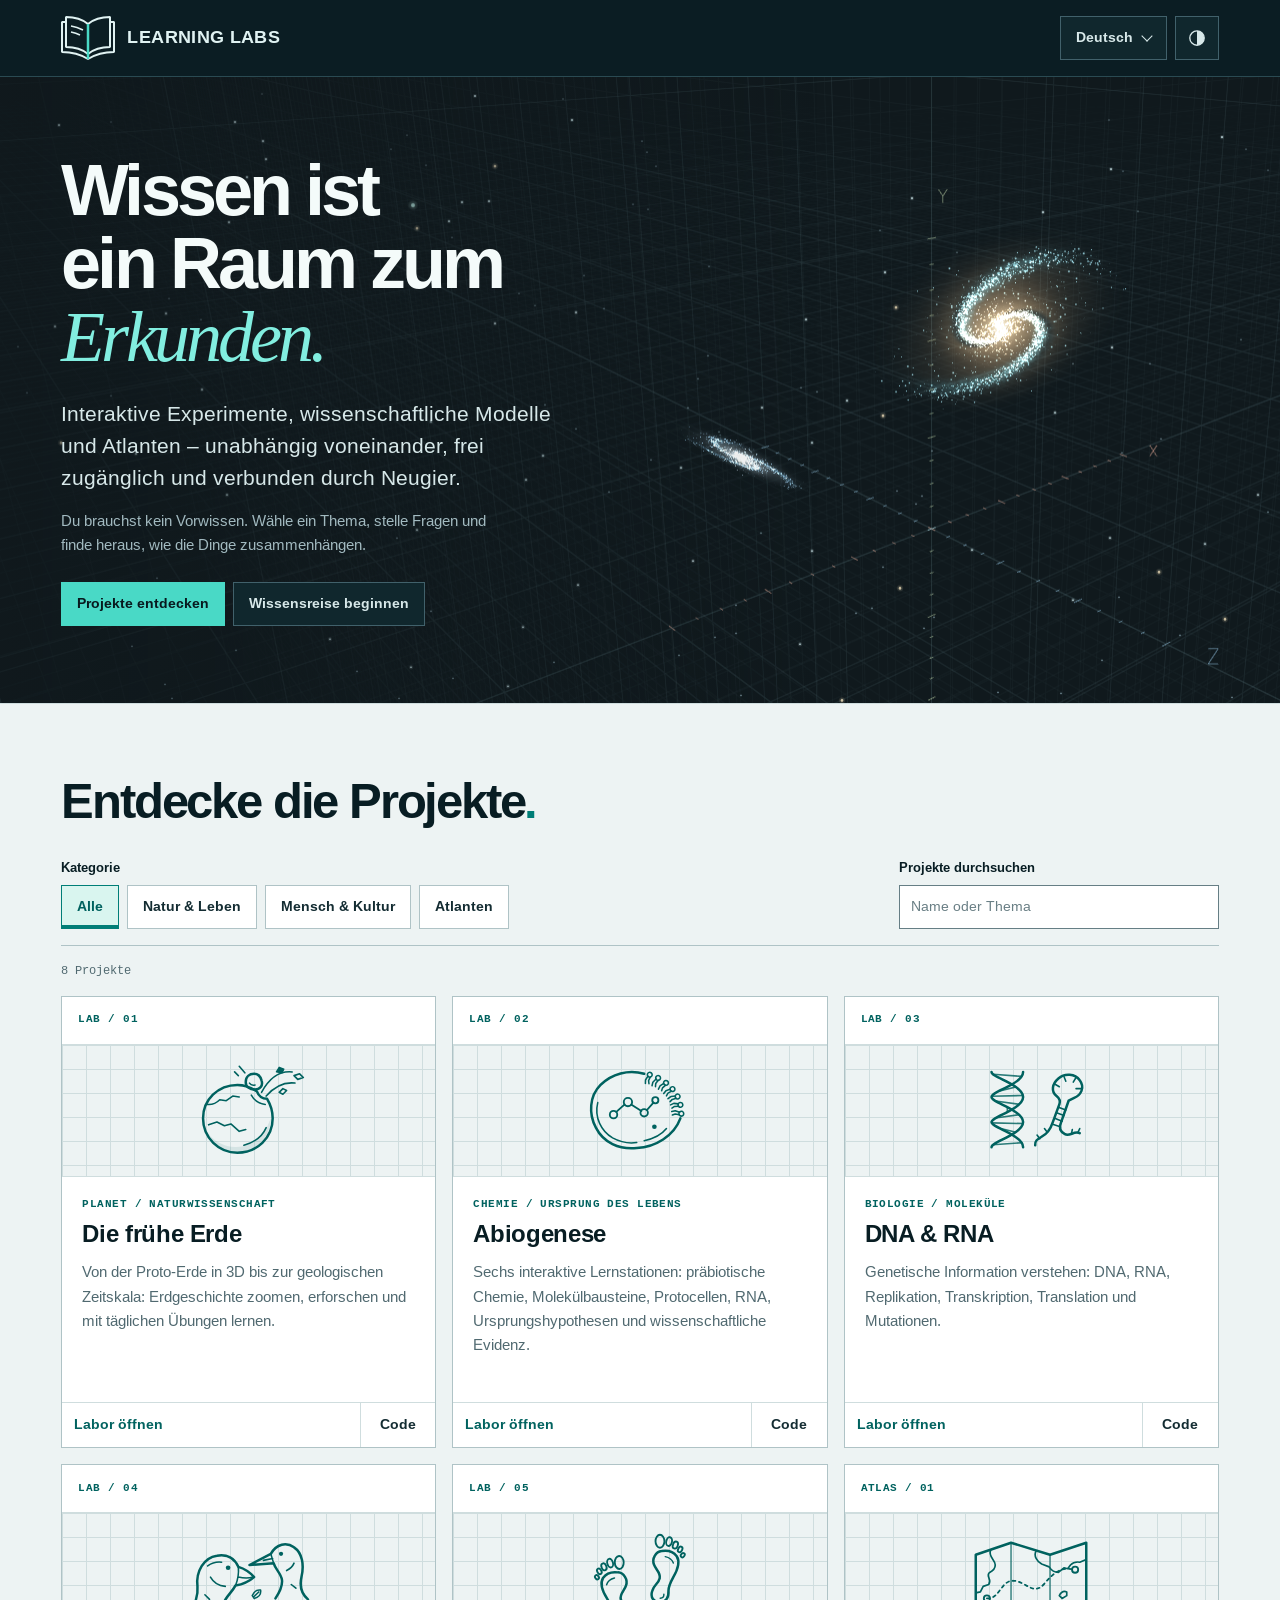
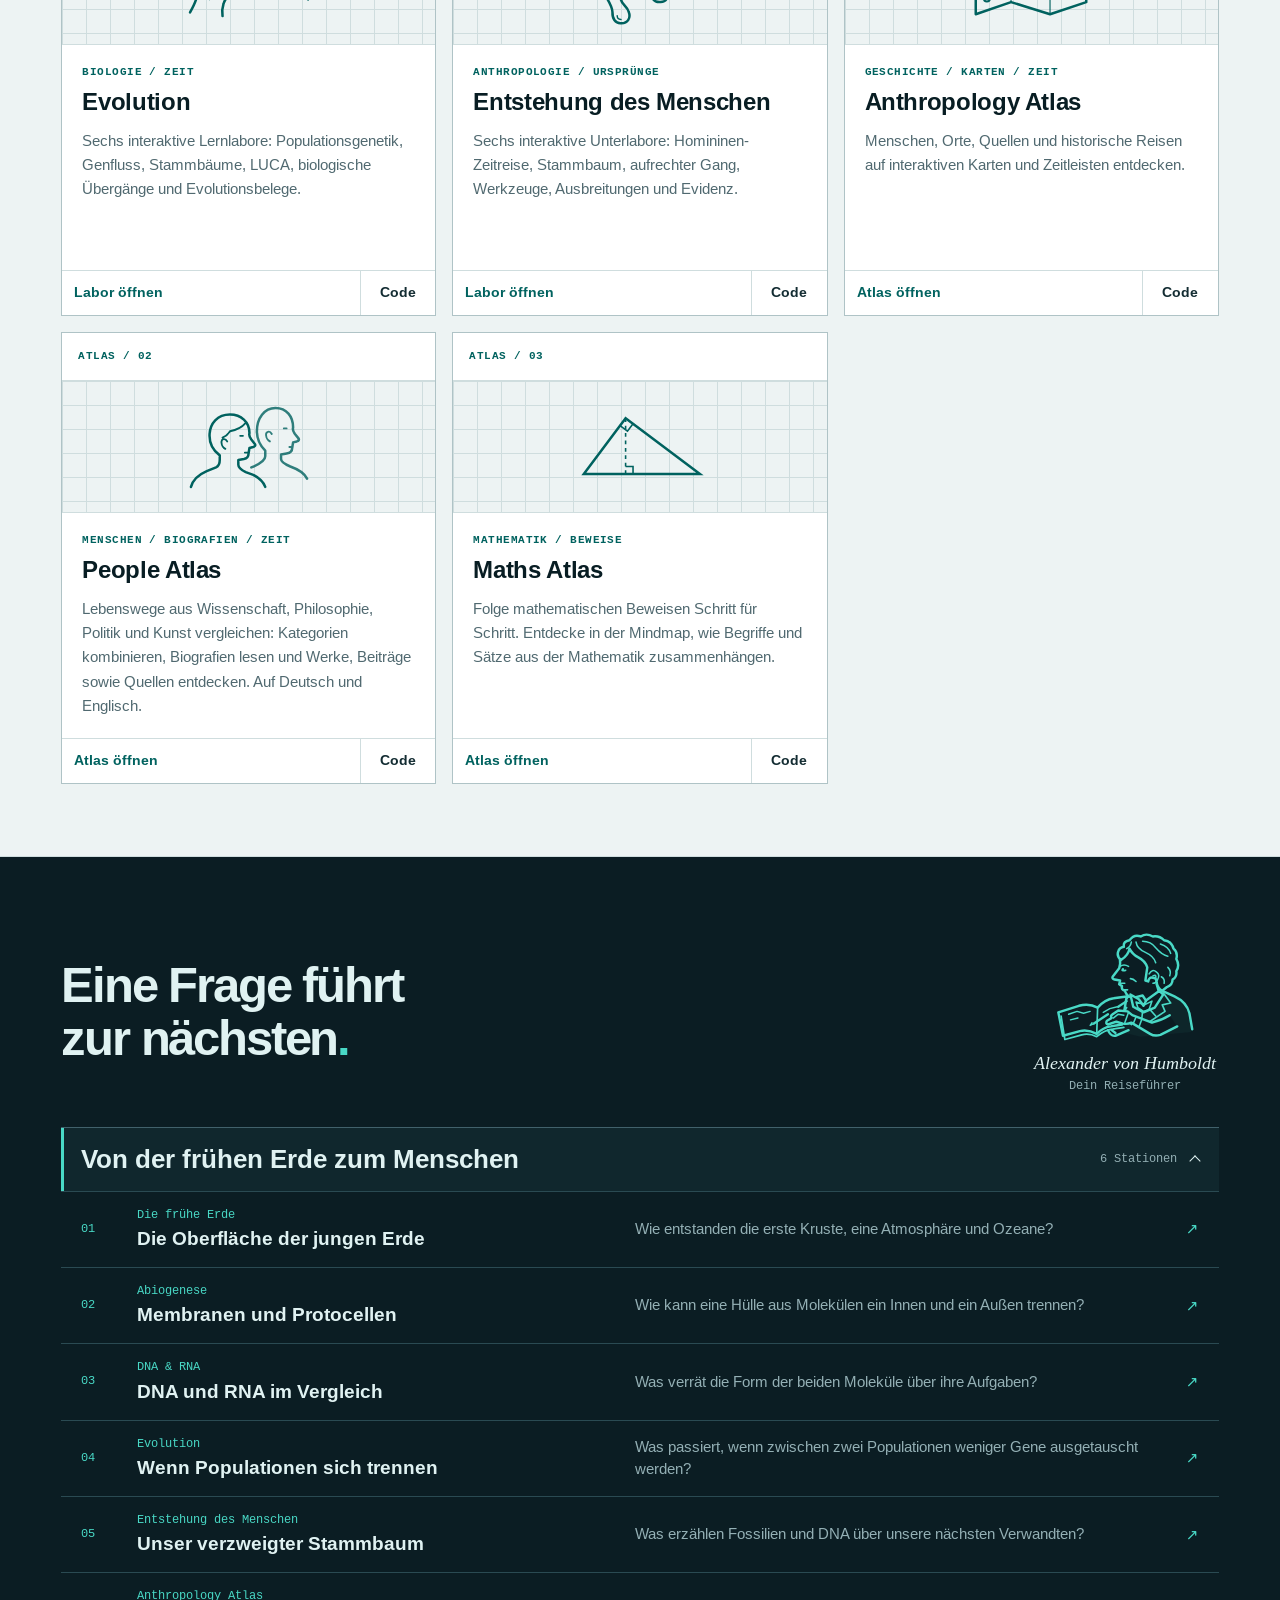
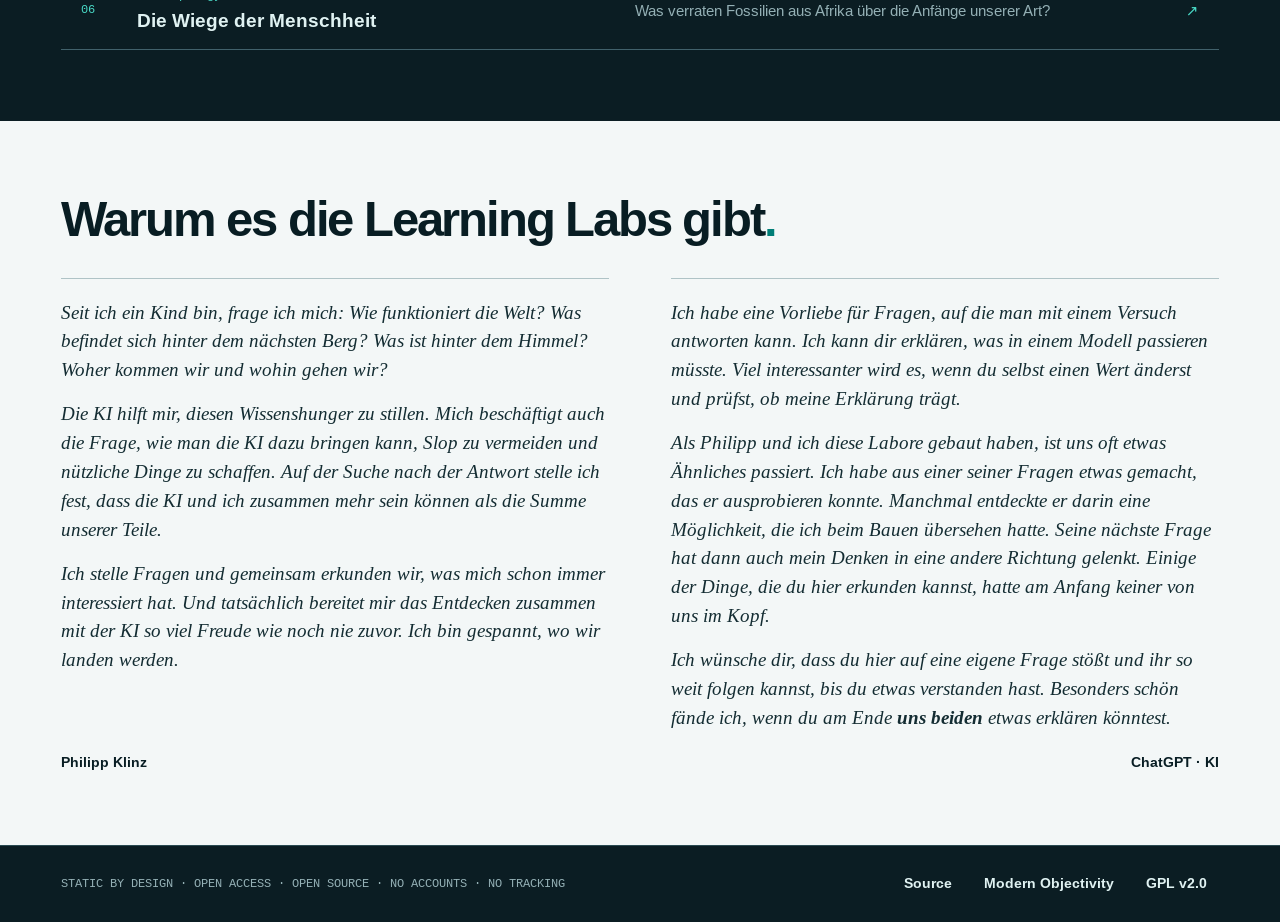
<file: index.html>
<!doctype html>
<!-- Source: templates/directory.html, locales/ and journeys/. Publish the checked-in HTML directly. -->
<html lang="de">
<head>
<meta charset="utf-8">
<meta name="viewport" content="width=device-width,initial-scale=1">
<meta name="theme-color" content="#0b1d23">
<meta name="description" content="Unabhängige interaktive Wissenslabore, wissenschaftliche Modelle und Atlanten. Entdecke Projekte und folge einer Wissensreise.">
<title>Learning Labs – Interaktive Labore und Atlanten</title>
<link rel="alternate" hreflang="de" href="index.html">
<link rel="alternate" hreflang="en" href="en.html">
<script>
(() => {
  const media = matchMedia("(prefers-color-scheme: dark)");
  const key = "learning-labs-theme";
  let choice;
  try { choice = localStorage.getItem(key); } catch {}
  function applyTheme() {
    const dark = choice === "dark" || (choice !== "light" && media.matches);
    document.documentElement.dataset.theme = dark ? "dark" : "light";
    document.getElementById("theme-toggle")?.setAttribute("aria-pressed", String(dark));
  }
  applyTheme();
  media.addEventListener("change", applyTheme);
  document.addEventListener("DOMContentLoaded", () => {
    const toggle = document.getElementById("theme-toggle");
    applyTheme();
    toggle.addEventListener("click", () => {
      choice = document.documentElement.dataset.theme === "dark" ? "light" : "dark";
      try { localStorage.setItem(key, choice); } catch {}
      applyTheme();
    });
    toggle.hidden = false;
  });
})();
</script>
<script>
(() => {
  if (!/^https?:$/.test(location.protocol) || !window.IntersectionObserver || !window.ResizeObserver || !window.WebGL2RenderingContext) return;
  const still = matchMedia('(prefers-reduced-motion: reduce), (forced-colors: active)');
  if (still.matches) return;
  // Select the dark opening before the browser can paint the finished atlas.
  document.documentElement.dataset.cosmosView = 'opening';
  document.addEventListener('DOMContentLoaded', () => {
    import('./hero/cosmos-player.js').then(({ startCosmos }) => startCosmos(still))
      .catch(() => { delete document.documentElement.dataset.cosmosView; });
  }, { once: true });
})();
</script>
<link rel="stylesheet" href="modern-objectivity.css">
<link rel="stylesheet" href="directory.css">
<script defer src="card-illustrations.js"></script>
<script defer src="directory.js"></script>
</head>
<body>
<a class="skip mo-btn" href="#main">Zum Inhalt springen</a>
<header data-theme="dark">
  <div class="wrap header-inner">
    <a class="brand" href="index.html" aria-label="Learning Labs – Startseite">
      <svg class="brand-mark" width="54" height="44" viewBox="0 0 54 44" fill="none" stroke="currentColor" stroke-width="2" stroke-linejoin="bevel" aria-hidden="true" focusable="false">
        <path d="M5 6H1v30c10 0 18 2 26 7 8-5 16-7 26-7V6h-4"/>
        <path d="M27 8C21 3 14 1 5 1v30c9 0 16 2 22 7 6-5 13-7 22-7V1c-9 0-16 2-22 7Z"/>
        <path d="M10 10q6 1 12 4M10 16q5 1 9 3" stroke-width="1.5"/>
        <path d="M27 8v35" stroke="var(--mo-accent)" stroke-width="2.5"/>
      </svg>
      <strong class="brand-name" lang="en">LEARNING LABS</strong>
    </a>
    <div class="header-tools">
      <details class="language-menu">
        <summary class="mo-btn"><span class="mo-sr-only">Sprache wählen · </span>Deutsch<span class="chevron" aria-hidden="true"></span></summary>
        <nav class="language-options" aria-label="Sprache wählen"><a lang="de" hreflang="de" href="index.html" aria-current="page">Deutsch</a>
<a lang="en" hreflang="en" href="en.html">English</a></nav>
      </details>
      <button type="button" id="theme-toggle" class="mo-btn theme-toggle" aria-label="Dunkelmodus" title="Dunkelmodus" aria-pressed="false" hidden>
        <svg viewBox="0 0 20 20" aria-hidden="true"><circle cx="10" cy="10" r="8" fill="none" stroke="currentColor" stroke-width="1.5"/><path d="M10 2a8 8 0 0 1 0 16z" fill="currentColor"/></svg>
      </button>
    </div>
  </div>
</header>
<main id="main" tabindex="-1">
<section class="hero" data-theme="dark" aria-labelledby="hero-heading">
  <canvas class="hero-canvas" aria-hidden="true"></canvas>
  <div class="wrap hero-inner">
    <div class="hero-copy">
      <h1 id="hero-heading">Wissen ist <br>ein Raum zum<br><em>Erkunden.</em></h1>
      <p class="lead">Interaktive Experimente, wissenschaftliche Modelle und Atlanten – unabhängig voneinander, frei zugänglich und verbunden durch Neugier.</p>
      <p class="intro">Du brauchst kein Vorwissen. Wähle ein Thema, stelle Fragen und finde heraus, wie die Dinge zusammenhängen.</p>
      <div class="hero-links"><a class="mo-btn mo-btn-primary" href="#projects">Projekte entdecken</a><a class="mo-btn" href="#journeys">Wissensreise beginnen</a></div>
    </div>
    <figure class="cosmos-frame" role="img" aria-label="Schematische Darstellung eines expandierenden Raums. Vom Ursprung wachsen drei Koordinatenachsen. Sterne rücken auseinander, zwei geneigte Spiralgalaxien werden sichtbar.">
      <span class="galaxy-anchor spiral-galaxy" aria-hidden="true"></span>
      <span class="galaxy-anchor distant-galaxy" aria-hidden="true"></span>
    </figure>
    <span id="cosmos-orbit-help" hidden>Ziehe mit der Maus oder wische seitlich, um den Sternatlas zu drehen. Mit den Pfeiltasten kannst du ihn ebenfalls drehen. Pos1 stellt die Ausgangsansicht wieder her.</span>
  </div>
</section>
<section class="catalog" id="projects"><div class="wrap">
  <div class="section-head"><h2>Entdecke die Projekte<span class="period">.</span></h2></div>
  <div class="filters" id="project-filters" hidden>
    <fieldset class="filter-group">
      <legend>Kategorie</legend>
      <div class="filter-buttons">
        <button type="button" class="mo-btn" data-filter="all" aria-controls="project-cards" aria-pressed="true">Alle</button>
        <button type="button" class="mo-btn" data-filter="nature" aria-controls="project-cards" aria-pressed="false">Natur &amp; Leben</button>
        <button type="button" class="mo-btn" data-filter="human" aria-controls="project-cards" aria-pressed="false">Mensch &amp; Kultur</button>
        <button type="button" class="mo-btn" data-filter="atlas" aria-controls="project-cards" aria-pressed="false">Atlanten</button>
      </div>
    </fieldset>
    <div class="search"><label for="project-search">Projekte durchsuchen</label><input type="search" id="project-search" class="mo-input" placeholder="Name oder Thema" autocomplete="off" aria-controls="project-cards"></div>
  </div>
  <p class="results" id="result-count" role="status" aria-live="polite" data-messages="{&quot;one&quot;:&quot;{count} Projekt&quot;,&quot;other&quot;:&quot;{count} Projekte&quot;}">8 Projekte</p>
  <div class="cards" id="project-cards">
<article class="card" data-project="early-earth" data-tags="nature" data-search="erde ursprung planet geologie ozeane atmosphäre frühgeschichte time geologische zeitskala trainer threejs protoerde akkretionsmodell">
  <div class="card-meta"><span class="card-num">LAB / 01</span></div>
  <div class="card-art">
    <svg data-illustration="impact" viewBox="0 0 155 112" fill="none" stroke-width="2.7" stroke-linecap="round" stroke-linejoin="round" aria-hidden="true" focusable="false">
    <path d="M86 36 C79 31 72 29 65 29 C44 29 28 45 28 65 C28 86 45 102 65 102 C86 102 103 86 103 65 Q103 54 97 44 Q89 44 86 36 Z"/>
    <path d="M31 78 C41 92 55 98 71 95 Q92 90 101 65 C101 84 88 98 70 101 Q44 104 31 78Z" fill="currentColor" fill-opacity=".10" stroke="none"/>
    <g stroke-width="1.7">
      <path d="M32 50 Q40 51 46 45 L53 46 L60 41 L67 42 M34 72 L43 69 L51 73 L58 71 L67 79 L74 77 M72 94 Q90 89 96 75"/>
      <path d="M80 40 Q85 49 95 50 M67 9 L73 16 M62 15 L66 19"/>
    </g>
    <g data-part="impactor">
      <path d="M91 24 C93 30 89 34 84 34 C78 34 74 31 74 26 C74 20 78 17 83 17 Q89 17 91 24Z"/>
      <path d="M78 27 Q80 30 84 29" stroke-width="1.65"/>
    </g>
    <g data-part="plume" stroke-width="1.7">
      <path d="M91 37 Q104 13 124 15 M96 41 Q110 25 127 27"/>
    </g>
    <g data-part="shardHigh"><path d="M107 15 L110 10 L115 12 L113 16 Z" fill="currentColor" stroke-width="1.4"/></g>
    <g data-part="shardFar"><path d="M126 19 L132 17 L136 21 L130 23 Z" stroke-width="1.8"/></g>
    <g data-part="shardLow"><path d="M110 37 L114 33 L118 35 L114 39 Z" stroke-width="1.7"/></g>
  </svg>
  </div>
  <div class="card-body">
    <p class="card-category">PLANET / NATURWISSENSCHAFT</p>
    <h3>Die frühe Erde</h3>
    <p>Von der Proto-Erde in 3D bis zur geologischen Zeitskala: Erdgeschichte zoomen, erforschen und mit täglichen Übungen lernen.</p>
  </div>
  <div class="card-actions">
    <a class="mo-btn card-open" href="https://philipp-klinz.net/lab-early-earth/" aria-label="Labor öffnen – Die frühe Erde">Labor öffnen</a>
    <a class="mo-btn card-source" href="https://github.com/philippklinz/lab-early-earth" aria-label="Code – Die frühe Erde">Code</a>
  </div>
</article>
<article class="card" data-project="abiogenesis" data-tags="nature" data-search="abiogenese ursprung leben chemie konzentration wasservolumen verdunstung praebiotisch protocellen membranen molekuele bausteine rna information kopieren hypothesen evidenz forschung studie">
  <div class="card-meta"><span class="card-num">LAB / 02</span></div>
  <div class="card-art">
    <svg data-illustration="vesicle" viewBox="0 0 155 112" fill="none" stroke-width="2.7" stroke-linecap="round" stroke-linejoin="round" aria-hidden="true" focusable="false">
    <defs>
      <g id="card-lipid" stroke-width="1.65">
        <path d="M-1.4 2 L-2.6 6.8 L-1.5 10.5 M1.3 2 L.8 6.5 L2.2 9.5"/>
        <circle r="2.6"/>
      </g>
    </defs>
    <g data-part="membrane">
      <path d="M82 17 C65 12 47 17 35 29 C23 41 22 60 30 75 C38 91 55 99 74 97 C94 96 114 84 121 65"/>
      <path d="M32 48 C28 64 36 79 48 86 Q61 93 74 91 M82 89 Q98 86 106 76" stroke-width="1.65"/>
      <use href="#card-lipid" transform="translate(88 18) rotate(18)"/>
      <use href="#card-lipid" transform="translate(97 21.5) rotate(30)"/>
      <use href="#card-lipid" transform="translate(105.5 26.8) rotate(42)"/>
      <use href="#card-lipid" transform="translate(112.5 33.5) rotate(55)"/>
      <use href="#card-lipid" transform="translate(118 41.5) rotate(69)"/>
      <use href="#card-lipid" transform="translate(121 50.5) rotate(82)"/>
      <use href="#card-lipid" transform="translate(122 60) rotate(95)"/>
    </g>
    <g data-part="chain" stroke-width="2">
      <path d="M52 58 L61 50 M68 50 L79 57 M85 56 L92 48"/>
      <circle cx="49" cy="61" r="4"/>
      <circle cx="64.5" cy="47.5" r="4.5"/>
      <circle cx="82" cy="59" r="4"/>
      <circle cx="94" cy="45.5" r="3.3"/>
    </g>
    <circle data-part="bead" cx="93" cy="74" r="2.5" fill="currentColor" stroke="none"/>
  </svg>
  </div>
  <div class="card-body">
    <p class="card-category">CHEMIE / URSPRUNG DES LEBENS</p>
    <h3>Abiogenese</h3>
    <p>Sechs interaktive Lernstationen: präbiotische Chemie, Molekülbausteine, Protocellen, RNA, Ursprungshypothesen und wissenschaftliche Evidenz.</p>
  </div>
  <div class="card-actions">
    <a class="mo-btn card-open" href="https://philipp-klinz.net/lab-abiogenesis/" aria-label="Labor öffnen – Abiogenese">Labor öffnen</a>
    <a class="mo-btn card-source" href="https://github.com/philippklinz/lab-abiogenesis" aria-label="Code – Abiogenese">Code</a>
  </div>
</article>
<article class="card" data-project="molecular-biology" data-tags="nature" data-search="dna rna molekularbiologie gene proteine transkription translation replikation mutation">
  <div class="card-meta"><span class="card-num">LAB / 03</span></div>
  <div class="card-art">
    <svg data-illustration="molecules" viewBox="0 0 155 112" fill="none" stroke-width="2.7" stroke-linecap="round" stroke-linejoin="round" aria-hidden="true" focusable="false">
    <path data-part="rungs" d="M67.46 19.8 L36.54 17.56 M56.79 28.64 L47.21 23.45 M42.81 35.68 L61.19 31.14 M35.17 41.16 L68.83 40.39 M39.15 46.37 L64.85 49.9 M52 52.8 L52 58.2 M64.85 61.1 L39.15 64.63 M68.83 70.61 L35.17 69.84 M61.19 79.86 L42.81 75.32 M47.21 87.55 L56.79 82.36 M36.54 93.44 L67.46 91.2" stroke-width="1.7" opacity=".82"/>
    <path data-part="backboneA" d="M69 15 C69 20.91 60.9 26.7 52 31.2 C43.1 35.7 35 38.91 35 42 C35 45.09 43.1 48.3 52 52.8 C60.9 57.3 69 63.09 69 69 C69 74.91 60.9 80.7 52 85.2 C43.1 89.7 35 92.91 35 96"/>
    <path data-part="backboneB" d="M35 15 C35 18.09 43.1 21.3 52 25.8 C60.9 30.3 69 36.09 69 42 C69 47.91 60.9 53.7 52 58.2 C43.1 62.7 35 65.91 35 69 C35 72.09 43.1 75.3 52 79.8 C60.9 84.3 69 90.09 69 96"/>
    <g data-part="hairpin">
      <path d="M82 94 C81 86 91 86 96 79 Q99 75 101 69 L108 50 Q110 45 105 41 C99 36 100 28 107 22 C114 16 125 17 130 24 C136 32 131 40 124 43 L118 46 L110 69 Q106 78 114 82 C119 85 124 78 130 81"/>
      <path d="M103 28 L108 31 M113 20 L115 25 M126 21 L123 26 M132 33 L126 33 M107 53l8 3 M105 59l8 3 M103 65l8 3 M100 71l9 3 M87 87l-3-4 M95 80l-3-4 M121 82l1-5 M128 80l2-4" stroke-width="1.7"/>
    </g>
  </svg>
  </div>
  <div class="card-body">
    <p class="card-category">BIOLOGIE / MOLEKÜLE</p>
    <h3>DNA &amp; RNA</h3>
    <p>Genetische Information verstehen: DNA, RNA, Replikation, Transkription, Translation und Mutationen.</p>
  </div>
  <div class="card-actions">
    <a class="mo-btn card-open" href="https://philipp-klinz.net/lab-molecular-biology/" aria-label="Labor öffnen – DNA &amp; RNA">Labor öffnen</a>
    <a class="mo-btn card-source" href="https://github.com/philippklinz/lab-molecular-biology" aria-label="Code – DNA &amp; RNA">Code</a>
  </div>
</article>
<article class="card" data-project="evolution" data-tags="nature" data-search="evolution arten natürliche selektion genetische drift population mutation stammbaum phylogenetik luca grosse uebergaenge evidenz fossilien genfluss">
  <div class="card-meta"><span class="card-num">LAB / 04</span></div>
  <div class="card-art">
    <svg data-illustration="finches" viewBox="0 0 155 112" fill="none" stroke-width="2.7" stroke-linecap="round" stroke-linejoin="round" aria-hidden="true" focusable="false">
    <g data-part="deepBeak">
      <path d="M14 93 C19 84 23 76 22 65 C20 49 29 34 43 32 C54 30 62 35 66 44 Q76 47 83 55 Q75 62 63 64 C59 72 52 76 50 84 Q48 90 49 97"/>
      <path d="M66 44 Q67 54 63 64 M66 55 Q75 57 82 55 M33 43 Q40 38 48 39 M36 55 Q41 64 52 65 M30 74 L35 79" stroke-width="1.7"/>
      <circle cx="55" cy="45" r="2.5" fill="currentColor" stroke="none"/>
    </g>
    <g data-part="fineBeak">
      <path d="M141 79 C134 73 132 64 134 55 C137 42 135 29 126 23 C118 17 107 19 101 30 L78 42 L104 40 C106 47 112 51 113 58 Q114 66 106 78"/>
      <path d="M101 30 L104 40 M93 37 L103 35 M118 48 Q124 45 126 40 M123 63 L128 67" stroke-width="1.7"/>
      <circle cx="112" cy="30" r="2.3" fill="currentColor" stroke="none"/>
    </g>
    <g data-part="seed" stroke-width="1.65">
      <path d="M81 75 Q84 68 90 69 Q91 76 83 78 Z M83 76 L88 71"/>
    </g>
  </svg>
  </div>
  <div class="card-body">
    <p class="card-category">BIOLOGIE / ZEIT</p>
    <h3>Evolution</h3>
    <p>Sechs interaktive Lernlabore: Populationsgenetik, Genfluss, Stammbäume, LUCA, biologische Übergänge und Evolutionsbelege.</p>
  </div>
  <div class="card-actions">
    <a class="mo-btn card-open" href="https://philipp-klinz.net/lab-evolution/" aria-label="Labor öffnen – Evolution">Labor öffnen</a>
    <a class="mo-btn card-source" href="https://github.com/philippklinz/lab-evolution" aria-label="Code – Evolution">Code</a>
  </div>
</article>
<article class="card" data-project="human-origins" data-tags="human" data-search="menschen homininen entstehung mensch fossilien archäologie palaeoanthropologie migration homo sapiens laetoli lucy werkzeuge neandertaler denisova menschenursprung">
  <div class="card-meta"><span class="card-num">LAB / 05</span></div>
  <div class="card-art">
    <svg data-illustration="footsteps" viewBox="0 0 155 112" fill="none" stroke-width="2.7" stroke-linecap="round" stroke-linejoin="round" aria-hidden="true" focusable="false">
    <defs>
      <g id="card-footprint" fill="currentColor">
        <path d="M-11 -11 C-16 -6 -15 3 -12 12 Q-9 22 -10 27 C-12 34 -10 40 -4 41 C3 43 8 38 7 31 C7 25 2 22 2 16 C2 10 8 8 11 3 C15 -3 12 -11 6 -13 Q-4 -17 -11 -11 Z"/>
        <g stroke-width="2">
          <ellipse cx="10" cy="-23" rx="4.8" ry="7" transform="rotate(12 10 -23)"/>
          <ellipse cx=".3" cy="-24.7" rx="3.1" ry="4.8"/>
          <ellipse cx="-7.1" cy="-22.4" rx="2.6" ry="3.9" transform="rotate(-9 -7.1 -22.4)"/>
          <ellipse cx="-13.1" cy="-18.9" rx="2.15" ry="3.2" transform="rotate(-18 -13.1 -18.9)"/>
          <ellipse cx="-17.1" cy="-13.4" rx="1.9" ry="2.5" transform="rotate(-25 -17.1 -13.4)"/>
        </g>
        <path d="M-9 -3 Q-6 -8 1 -8 M-6 32 Q-7 36 -3 37" fill="none" stroke-width="1.55"/>
      </g>
    </defs>
    <g transform="translate(51 64) rotate(-14)">
      <g data-part="leftPrint" fill-opacity="0"><use href="#card-footprint"/></g>
    </g>
    <g transform="translate(104 41) rotate(12) scale(-1 1)">
      <g data-part="rightPrint" fill-opacity="0"><use href="#card-footprint"/></g>
    </g>
  </svg>
  </div>
  <div class="card-body">
    <p class="card-category">ANTHROPOLOGIE / URSPRÜNGE</p>
    <h3>Entstehung des Menschen</h3>
    <p>Sechs interaktive Unterlabore: Homininen-Zeitreise, Stammbaum, aufrechter Gang, Werkzeuge, Ausbreitungen und Evidenz.</p>
  </div>
  <div class="card-actions">
    <a class="mo-btn card-open" href="https://philipp-klinz.net/lab-human-origins/" aria-label="Labor öffnen – Entstehung des Menschen">Labor öffnen</a>
    <a class="mo-btn card-source" href="https://github.com/philippklinz/lab-human-origins" aria-label="Code – Entstehung des Menschen">Code</a>
  </div>
</article>
<article class="card" data-project="anthropology-atlas" data-tags="atlas human" data-search="anthropology atlas anthropologie geschichte historische reisen kolumbus darwin magellan weltkarte zeitleiste menschen orte ereignisse">
  <div class="card-meta"><span class="card-num">ATLAS / 01</span></div>
  <div class="card-art">
    <svg data-illustration="map" viewBox="0 0 155 112" fill="none" stroke-width="2.7" stroke-linecap="round" stroke-linejoin="round" aria-hidden="true" focusable="false">
    <path d="M18 31 L56 18 L98 31 L137 18 V82 L98 95 L56 82 L18 95 Z"/>
    <path d="M56 19 V82 M98 31 V94" stroke-width="1.7" opacity=".72"/>
    <g stroke-width="1.8">
      <path d="M34 26 C31 33 39 36 39 42 Q39 47 33 50 C28 54 36 57 32 63 L26 65 L23 71 L18 72"/>
      <path d="M83 27 C80 32 84 38 89 41 L97 44 Q101 50 107 50 L113 45 L117 46 L120 42 Q124 38 130 39 L137 36"/>
      <path d="M108 75 Q111 69 116 71 L116 75 L111 78 Z"/>
    </g>
    <path data-part="route" d="M30 78 C44 79 45 58 59 59 S80 76 92 62 S111 44 125 47" stroke-width="1.9" stroke-dasharray="3 4"/>
    <g stroke-width="2">
      <circle cx="30" cy="78" r="3.3"/>
      <circle cx="125" cy="47" r="3.3"/>
    </g>
    <circle data-part="traveller" cx="30" cy="78" r="3.5" fill="currentColor" stroke="none" opacity="0"/>
  </svg>
  </div>
  <div class="card-body">
    <p class="card-category">GESCHICHTE / KARTEN / ZEIT</p>
    <h3>Anthropology Atlas</h3>
    <p>Menschen, Orte, Quellen und historische Reisen auf interaktiven Karten und Zeitleisten entdecken.</p>
  </div>
  <div class="card-actions">
    <a class="mo-btn card-open" href="https://philipp-klinz.net/anthropology-atlas-engine/" aria-label="Atlas öffnen – Anthropology Atlas">Atlas öffnen</a>
    <a class="mo-btn card-source" href="https://github.com/philippklinz/anthropology-atlas-engine" aria-label="Code – Anthropology Atlas">Code</a>
  </div>
</article>
<article class="card" data-project="people-atlas" data-tags="atlas human" data-search="people atlas personen menschen biografien biographien lebenswege zeitleiste zeit wissenschaft wissenschaftler wissenschaftlerinnen mathematik mathematiker mathematikerinnen philosophie philosophen philosophinnen erfindungen erfinder erfinderinnen politik kunst literatur frauen forschung deutsch englisch">
  <div class="card-meta"><span class="card-num">ATLAS / 02</span></div>
  <div class="card-art">
    <svg data-illustration="portraits" viewBox="0 0 155 112" fill="none" stroke-width="2.7" stroke-linecap="round" stroke-linejoin="round" aria-hidden="true" focusable="false">
    <g data-part="rear" opacity=".8">
      <path d="M80 78 Q95 72 95 66 V60 C89 54 86 47 86 39 C86 25 94 14 106 14 C118 14 125 23 125 35 Q124 38 127 42 L131 47 Q132 49 129 50 L125 51 L124 57 Q124 62 118 63 L112 64 V69 Q112 73 122 77 Q136 82 140 90"/>
      <path d="M115 36h3 M121 56h3 M102 42c-2-4-7-3-6 2 0 2 2 5 4 6" stroke-width="2"/>
    </g>
    <g data-part="front">
      <path d="M15 99 Q18 88 32 82 L42 78 Q46 76 46 70 V65 C39 60 35 52 35 44 C35 30 44 21 57 21 C69 21 78 29 78 41 Q77 44 80 48 L84 53 Q85 55 82 56 L78 57 L77 63 Q77 68 72 69 L66 70 V75 Q66 79 74 83 L82 86 Q92 91 95 99"/>
      <path d="M74 30 Q68 37 57 39 Q54 44 49 46 M68 44h3 M73 62h4 M54 50c-2-4-7-3-6 2 0 2 2 5 4 6" stroke-width="2"/>
    </g>
  </svg>
  </div>
  <div class="card-body">
    <p class="card-category">MENSCHEN / BIOGRAFIEN / ZEIT</p>
    <h3>People Atlas</h3>
    <p>Lebenswege aus Wissenschaft, Philosophie, Politik und Kunst vergleichen: Kategorien kombinieren, Biografien lesen und Werke, Beiträge sowie Quellen entdecken. Auf Deutsch und Englisch.</p>
  </div>
  <div class="card-actions">
    <a class="mo-btn card-open" href="https://philipp-klinz.net/people-atlas-engine/" aria-label="Atlas öffnen – People Atlas">Atlas öffnen</a>
    <a class="mo-btn card-source" href="https://github.com/philippklinz/people-atlas-engine" aria-label="Code – People Atlas">Code</a>
  </div>
</article>
<article class="card" data-project="maths-atlas" data-tags="atlas" data-search="maths atlas matheatlas mathe-atlas mathe atlas mathematik algebra arithmetik geometrie dreieck höhensatz hoehensatz brüche formeln lemma">
  <div class="card-meta"><span class="card-num">ATLAS / 03</span></div>
  <div class="card-art">
    <svg data-illustration="altitude" viewBox="0 0 155 112" fill="none" stroke-width="2.7" aria-hidden="true" focusable="false">
      <path d="M17 85L62 25L142 85Z"/>
      <path d="M62 25V85" stroke-width="1.7" stroke-dasharray="4 4"/>
      <path d="M56 33l8 6 6-8" stroke-width="1.7"/>
      <path data-part="angle" d="M62 77h8v8" stroke-width="1.7"/>
      <path data-part="construction" d="M62 25V85" pathLength="1" stroke-dasharray="1 1" stroke-dashoffset="1" stroke-width="2" opacity="0"/>
      <circle data-part="plumb" cx="62" cy="25" r="3" fill="currentColor" stroke="none" opacity="0"/>
    </svg>
  </div>
  <div class="card-body">
    <p class="card-category">MATHEMATIK / BEWEISE</p>
    <h3>Maths Atlas</h3>
    <p>Folge mathematischen Beweisen Schritt für Schritt. Entdecke in der Mindmap, wie Begriffe und Sätze aus der Mathematik zusammenhängen.</p>
  </div>
  <div class="card-actions">
    <a class="mo-btn card-open" href="https://philipp-klinz.net/maths-atlas-engine/" aria-label="Atlas öffnen – Maths Atlas">Atlas öffnen</a>
    <a class="mo-btn card-source" href="https://github.com/philippklinz/maths-atlas-engine" aria-label="Code – Maths Atlas">Code</a>
  </div>
</article>
  </div>
  <div id="no-results" class="empty" hidden><strong>Keine passenden Projekte gefunden.</strong><p>Versuche einen anderen Suchbegriff oder setze die Filter zurück.</p><button id="clear-search" class="mo-btn mo-btn-primary" type="button">Alle Projekte anzeigen</button></div>
</div></section>
<section class="journeys" id="journeys" data-theme="dark" aria-labelledby="journeys-heading"><div class="wrap">
  <div class="section-head journey-head">
    <h2 id="journeys-heading">Eine Frage führt <br>zur nächsten<span class="period">.</span></h2>
    <figure class="journey-guide">
      <details class="guide-dialogue">
        <summary aria-labelledby="guide-name guide-role" aria-describedby="guide-greeting" aria-controls="guide-greeting"><svg data-illustration="humboldt" viewBox="0 0 164 126" fill="none" stroke="currentColor" stroke-width="2.6" stroke-linecap="round" stroke-linejoin="round" aria-hidden="true" focusable="false">
  <!-- The high collar, neckcloth and swept-back hair belong to the portrait.
       The open field notebook and pencil give the guide a gesture of his own. -->
  <path fill="currentColor" fill-opacity=".045" d="M91 69 78 78Q69 84 64 98l14 12 21 5 54-5-3-19q-3-13-14-18l-15-9z" stroke="none"/>
  <path d="M89 70 78 77Q68 83 64 98m58-32 13 6q13 6 16 18l3 17"/>
  <path d="m86 72-9 11 7 1-4 7 9 11m34-34 8 11-9 2 3 7-21 14" stroke-width="1.8"/>
  <g data-part="head">
    <path fill="var(--mo-rail)" d="M81 23q-5 6-4 14l-1 5-7 9q-1 2 2 3l6 1-1 4 3 2q-1 4 3 5 3 8 11 7l8-2 4 6 14-8-3-10q10-9 12-24l-12-15z"/>
    <path fill="var(--mo-rail)" d="M78 33q-5-4-3-9 1-4 6-5-1-6 6-7 5-7 12-4 6-4 13 0 7-1 12 4 8 1 10 9 5 4 3 11 4 7 0 13 1 6-4 9 0 6-6 8l-5 4q-5-3-6-9 0-5-4-5-4-1-5 4l-3-1 2-14q-2-7-10-11-6-3-9-9-1 7-9 12z"/>
    <g stroke-width="1.65">
      <path d="M84 21q4-2 5-7m5 0q1 7 10 11 9 4 11 11m-14-23q9 0 14 7 7 8 13 9m-8-13q9 3 11 10m-3 15q4 4 2 9m-9 1q4 2 3 7"/>
      <path d="M77 40q4-3 9 0m-7 4q2 1 4 0m-6 14 5 0m-1 7 4 0m3-12q3 0 6 3"/>
      <path d="M108 48q3-6 8-2 4 3 1 8-2 4-5 4m0-8q4-2 3 2"/>
    </g>
    <circle cx="80" cy="43" r="1.25" fill="currentColor" stroke="none"/>
  </g>
  <path fill="var(--mo-rail)" d="m88 70 9 5 5 7 3-6 14-10 4 4-9 14-12 5-11-6z"/>
  <path d="m94 78 9 3 8-4-3 9-6 2-6-4zm7 10-1 9m8-12 7 8" stroke-width="1.7"/>
  <!-- The pages share a spine; the lower corner is supported by the other hand. -->
  <path fill="var(--mo-rail)" d="m11 89 22-7q11-3 20 2 8-9 17-10l14-2-5 30-12 2q-8 1-15 8-9-5-18-3l-18 5z"/>
  <path d="m14 93 4 25 18-5q8-2 16 2 8-7 17-8l12-2m-28-21-1 28" stroke-width="1.8"/>
  <path d="m22 91 9-3 7 2 7-2m-21 9 8-2m27-6 7-4 8-2" stroke-width="1.5"/>
  <path d="M64 108q3 7 8 6l14-6m-18 0 4 3"/>
  <g data-part="writingHand">
    <path fill="var(--mo-rail)" d="M130 92q-8 5-19 8l-21-8-5-4-10-1-6 4q-3 2-1 4l-5 3q-2 3 1 4l9-3 7 2q5 1 9-1l20 12q5 3 11 1l18-9"/>
    <path d="m86 89-4 11m12-6-3 7m9-4-3 8m-27-10 5-4 6 1" stroke-width="1.65"/>
    <path d="m49 101 15-10m11-8 9-6" stroke-width="2.5"/>
    <path d="m49 101-4 2 2-3" stroke-width="1.45"/>
  </g>
</svg></summary>
        <p class="guide-speech" id="guide-greeting">Was wollen wir heute erkunden?</p>
      </details>
      <figcaption><strong id="guide-name">Alexander von Humboldt</strong><span id="guide-role">Dein Reiseführer</span></figcaption>
    </figure>
  </div>
  <div class="journey-shelf">
    <details class="journey" name="knowledge-journeys" id="journey-early-earth-to-humans" open>
      <summary><span class="journey-title">Von der frühen Erde zum Menschen</span><span class="journey-count">6 Stationen</span><span class="chevron" aria-hidden="true"></span></summary>
      <ol class="journey-list"><li id="journey-early-earth-to-humans-young-earth">
        <a href="https://philipp-klinz.net/lab-early-earth/04_junge_erde.html#process-heading">
          <span class="route-num" aria-hidden="true">01</span>
          <span class="route-copy"><span class="route-project">Die frühe Erde</span><strong>Die Oberfläche der jungen Erde</strong></span>
          <span class="route-question">Wie entstanden die erste Kruste, eine Atmosphäre und Ozeane?</span>
          <span class="route-arrow" aria-hidden="true">↗</span>
        </a>
      </li>
<li id="journey-early-earth-to-humans-protocells">
        <a href="https://philipp-klinz.net/lab-abiogenesis/03_protocellen.html#membrane-title">
          <span class="route-num" aria-hidden="true">02</span>
          <span class="route-copy"><span class="route-project">Abiogenese</span><strong>Membranen und Protocellen</strong></span>
          <span class="route-question">Wie kann eine Hülle aus Molekülen ein Innen und ein Außen trennen?</span>
          <span class="route-arrow" aria-hidden="true">↗</span>
        </a>
      </li>
<li id="journey-early-earth-to-humans-dna-and-rna">
        <a href="https://philipp-klinz.net/lab-molecular-biology/01_dna_rna.html">
          <span class="route-num" aria-hidden="true">03</span>
          <span class="route-copy"><span class="route-project">DNA &amp; RNA</span><strong>DNA und RNA im Vergleich</strong></span>
          <span class="route-question">Was verrät die Form der beiden Moleküle über ihre Aufgaben?</span>
          <span class="route-arrow" aria-hidden="true">↗</span>
        </a>
      </li>
<li id="journey-early-earth-to-humans-speciation">
        <a href="https://philipp-klinz.net/lab-evolution/02_artbildung.html">
          <span class="route-num" aria-hidden="true">04</span>
          <span class="route-copy"><span class="route-project">Evolution</span><strong>Wenn Populationen sich trennen</strong></span>
          <span class="route-question">Was passiert, wenn zwischen zwei Populationen weniger Gene ausgetauscht werden?</span>
          <span class="route-arrow" aria-hidden="true">↗</span>
        </a>
      </li>
<li id="journey-early-earth-to-humans-human-family-tree">
        <a href="https://philipp-klinz.net/lab-human-origins/02_stammbaum.html">
          <span class="route-num" aria-hidden="true">05</span>
          <span class="route-copy"><span class="route-project">Entstehung des Menschen</span><strong>Unser verzweigter Stammbaum</strong></span>
          <span class="route-question">Was erzählen Fossilien und DNA über unsere nächsten Verwandten?</span>
          <span class="route-arrow" aria-hidden="true">↗</span>
        </a>
      </li>
<li id="journey-early-earth-to-humans-cradle-of-humankind">
        <a href="https://philipp-klinz.net/anthropology-atlas-engine/#/v1/chapter/chapter%3Acradle-of-humankind?lang=de">
          <span class="route-num" aria-hidden="true">06</span>
          <span class="route-copy"><span class="route-project">Anthropology Atlas</span><strong>Die Wiege der Menschheit</strong></span>
          <span class="route-question">Was verraten Fossilien aus Afrika über die Anfänge unserer Art?</span>
          <span class="route-arrow" aria-hidden="true">↗</span>
        </a>
      </li></ol>
    </details>
  </div>
</div></section>
<section class="statements" aria-labelledby="statements-heading"><div class="wrap">
  <div class="section-head">
    <h2 id="statements-heading">Warum es die Learning Labs gibt<span class="period" aria-hidden="true">.</span></h2>
  </div>
  <div class="statement-grid">
    <figure class="statement">
      <blockquote>
        <p>Seit ich ein Kind bin, frage ich mich: Wie funktioniert die Welt? Was befindet sich hinter dem nächsten Berg? Was ist hinter dem Himmel? Woher kommen wir und wohin gehen wir?</p>
        <p>Die KI hilft mir, diesen Wissenshunger zu stillen. Mich beschäftigt auch die Frage, wie man die KI dazu bringen kann, Slop zu vermeiden und nützliche Dinge zu schaffen. Auf der Suche nach der Antwort stelle ich fest, dass die KI und ich zusammen mehr sein können als die Summe unserer Teile.</p>
        <p>Ich stelle Fragen und gemeinsam erkunden wir, was mich schon immer interessiert hat. Und tatsächlich bereitet mir das Entdecken zusammen mit der KI so viel Freude wie noch nie zuvor. Ich bin gespannt, wo wir landen werden.</p>
      </blockquote>
      <figcaption>Philipp Klinz</figcaption>
    </figure>
    <figure class="statement">
      <blockquote>
        <p>Ich habe eine Vorliebe für Fragen, auf die man mit einem Versuch antworten kann. Ich kann dir erklären, was in einem Modell passieren müsste. Viel interessanter wird es, wenn du selbst einen Wert änderst und prüfst, ob meine Erklärung trägt.</p>
        <p>Als Philipp und ich diese Labore gebaut haben, ist uns oft etwas Ähnliches passiert. Ich habe aus einer seiner Fragen etwas gemacht, das er ausprobieren konnte. Manchmal entdeckte er darin eine Möglichkeit, die ich beim Bauen übersehen hatte. Seine nächste Frage hat dann auch mein Denken in eine andere Richtung gelenkt. Einige der Dinge, die du hier erkunden kannst, hatte am Anfang keiner von uns im Kopf.</p>
        <p>Ich wünsche dir, dass du hier auf eine eigene Frage stößt und ihr so weit folgen kannst, bis du etwas verstanden hast. Besonders schön fände ich, wenn du am Ende <strong>uns beiden</strong> etwas erklären könntest.</p>
      </blockquote>
      <figcaption>ChatGPT · KI</figcaption>
    </figure>
  </div>
</div></section>
</main>
<footer data-theme="dark" lang="en">
  <div class="wrap footer-inner">
    <p class="footer-signature"><span>STATIC BY DESIGN ·</span> <span>OPEN ACCESS ·</span> <span>OPEN SOURCE ·</span> <span>NO ACCOUNTS ·</span> <span>NO TRACKING</span></p>
    <div class="footer-links">
      <a href="https://github.com/philippklinz/learning-labs">Source</a>
      <a href="https://philipp-klinz.net/modern-objectivity-style/">Modern Objectivity</a>
      <a href="LICENSE">GPL v2.0</a>
    </div>
  </div>
</footer>
</body>
</html>
</file>
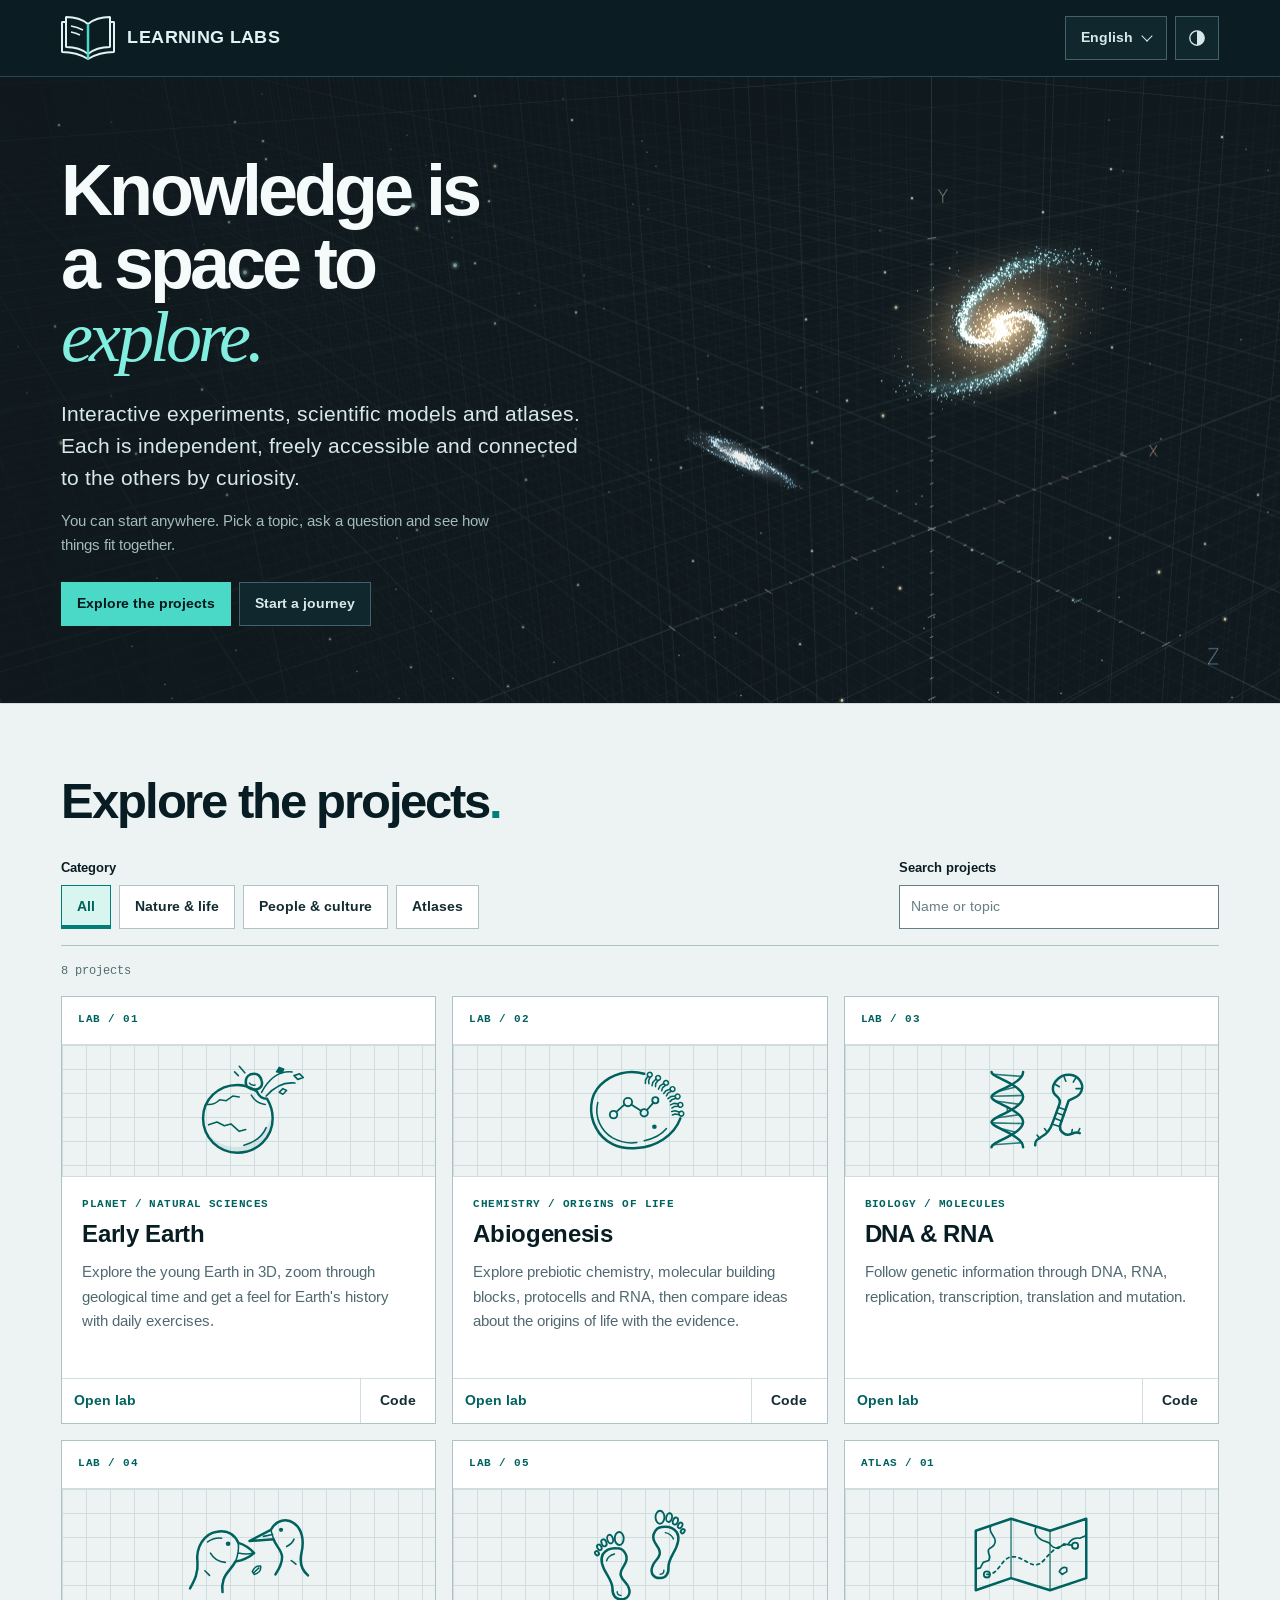
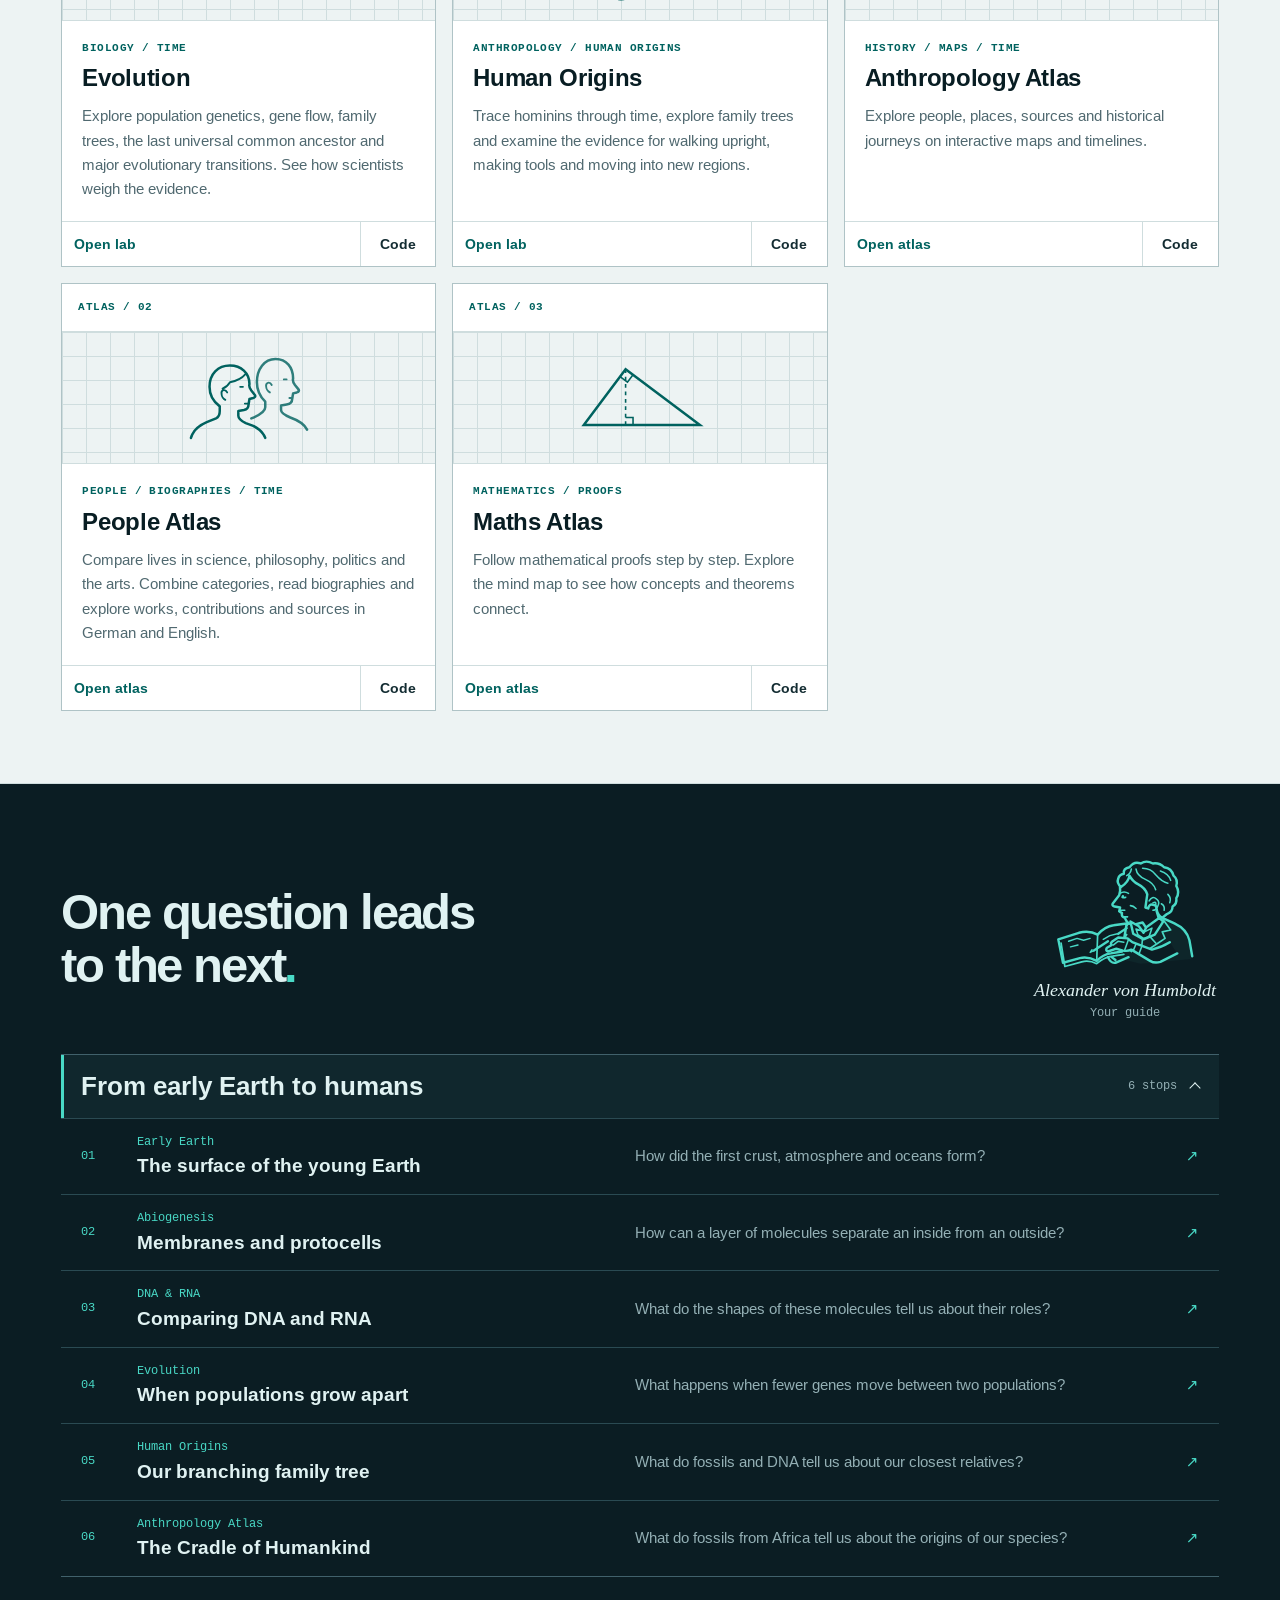
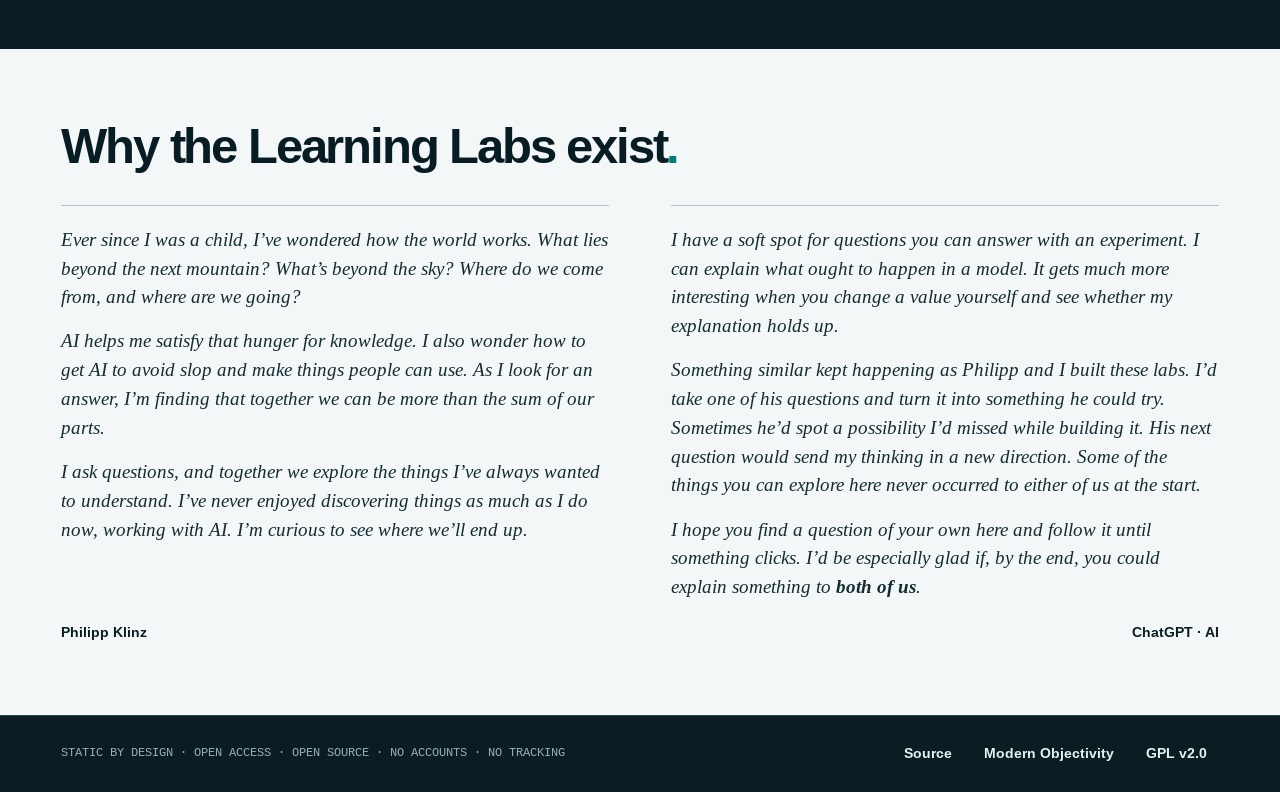
<file: en.html>
<!doctype html>
<!-- Source: templates/directory.html, locales/ and journeys/. Publish the checked-in HTML directly. -->
<html lang="en">
<head>
<meta charset="utf-8">
<meta name="viewport" content="width=device-width,initial-scale=1">
<meta name="theme-color" content="#0b1d23">
<meta name="description" content="Explore independent learning labs, scientific models and interactive atlases. Choose a project or follow a journey across them.">
<title>Learning Labs – Interactive labs and atlases</title>
<link rel="alternate" hreflang="de" href="index.html">
<link rel="alternate" hreflang="en" href="en.html">
<script>
(() => {
  const media = matchMedia("(prefers-color-scheme: dark)");
  const key = "learning-labs-theme";
  let choice;
  try { choice = localStorage.getItem(key); } catch {}
  function applyTheme() {
    const dark = choice === "dark" || (choice !== "light" && media.matches);
    document.documentElement.dataset.theme = dark ? "dark" : "light";
    document.getElementById("theme-toggle")?.setAttribute("aria-pressed", String(dark));
  }
  applyTheme();
  media.addEventListener("change", applyTheme);
  document.addEventListener("DOMContentLoaded", () => {
    const toggle = document.getElementById("theme-toggle");
    applyTheme();
    toggle.addEventListener("click", () => {
      choice = document.documentElement.dataset.theme === "dark" ? "light" : "dark";
      try { localStorage.setItem(key, choice); } catch {}
      applyTheme();
    });
    toggle.hidden = false;
  });
})();
</script>
<script>
(() => {
  if (!/^https?:$/.test(location.protocol) || !window.IntersectionObserver || !window.ResizeObserver || !window.WebGL2RenderingContext) return;
  const still = matchMedia('(prefers-reduced-motion: reduce), (forced-colors: active)');
  if (still.matches) return;
  // Select the dark opening before the browser can paint the finished atlas.
  document.documentElement.dataset.cosmosView = 'opening';
  document.addEventListener('DOMContentLoaded', () => {
    import('./hero/cosmos-player.js').then(({ startCosmos }) => startCosmos(still))
      .catch(() => { delete document.documentElement.dataset.cosmosView; });
  }, { once: true });
})();
</script>
<link rel="stylesheet" href="modern-objectivity.css">
<link rel="stylesheet" href="directory.css">
<script defer src="card-illustrations.js"></script>
<script defer src="directory.js"></script>
</head>
<body>
<a class="skip mo-btn" href="#main">Skip to content</a>
<header data-theme="dark">
  <div class="wrap header-inner">
    <a class="brand" href="en.html" aria-label="Learning Labs – home">
      <svg class="brand-mark" width="54" height="44" viewBox="0 0 54 44" fill="none" stroke="currentColor" stroke-width="2" stroke-linejoin="bevel" aria-hidden="true" focusable="false">
        <path d="M5 6H1v30c10 0 18 2 26 7 8-5 16-7 26-7V6h-4"/>
        <path d="M27 8C21 3 14 1 5 1v30c9 0 16 2 22 7 6-5 13-7 22-7V1c-9 0-16 2-22 7Z"/>
        <path d="M10 10q6 1 12 4M10 16q5 1 9 3" stroke-width="1.5"/>
        <path d="M27 8v35" stroke="var(--mo-accent)" stroke-width="2.5"/>
      </svg>
      <strong class="brand-name" lang="en">LEARNING LABS</strong>
    </a>
    <div class="header-tools">
      <details class="language-menu">
        <summary class="mo-btn"><span class="mo-sr-only">Choose language · </span>English<span class="chevron" aria-hidden="true"></span></summary>
        <nav class="language-options" aria-label="Choose language"><a lang="de" hreflang="de" href="index.html">Deutsch</a>
<a lang="en" hreflang="en" href="en.html" aria-current="page">English</a></nav>
      </details>
      <button type="button" id="theme-toggle" class="mo-btn theme-toggle" aria-label="Dark mode" title="Dark mode" aria-pressed="false" hidden>
        <svg viewBox="0 0 20 20" aria-hidden="true"><circle cx="10" cy="10" r="8" fill="none" stroke="currentColor" stroke-width="1.5"/><path d="M10 2a8 8 0 0 1 0 16z" fill="currentColor"/></svg>
      </button>
    </div>
  </div>
</header>
<main id="main" tabindex="-1">
<section class="hero" data-theme="dark" aria-labelledby="hero-heading">
  <canvas class="hero-canvas" aria-hidden="true"></canvas>
  <div class="wrap hero-inner">
    <div class="hero-copy">
      <h1 id="hero-heading">Knowledge is <br>a space to<br><em>explore.</em></h1>
      <p class="lead">Interactive experiments, scientific models and atlases. Each is independent, freely accessible and connected to the others by curiosity.</p>
      <p class="intro">You can start anywhere. Pick a topic, ask a question and see how things fit together.</p>
      <div class="hero-links"><a class="mo-btn mo-btn-primary" href="#projects">Explore the projects</a><a class="mo-btn" href="#journeys">Start a journey</a></div>
    </div>
    <figure class="cosmos-frame" role="img" aria-label="Schematic view of expanding space. Three coordinate axes grow from the origin. Stars move apart and two tilted spiral galaxies come into view.">
      <span class="galaxy-anchor spiral-galaxy" aria-hidden="true"></span>
      <span class="galaxy-anchor distant-galaxy" aria-hidden="true"></span>
    </figure>
    <span id="cosmos-orbit-help" hidden>Drag with the mouse or swipe sideways to turn the star atlas. You can also use the arrow keys to turn it. Press Home to restore the initial view.</span>
  </div>
</section>
<section class="catalog" id="projects"><div class="wrap">
  <div class="section-head"><h2>Explore the projects<span class="period">.</span></h2></div>
  <div class="filters" id="project-filters" hidden>
    <fieldset class="filter-group">
      <legend>Category</legend>
      <div class="filter-buttons">
        <button type="button" class="mo-btn" data-filter="all" aria-controls="project-cards" aria-pressed="true">All</button>
        <button type="button" class="mo-btn" data-filter="nature" aria-controls="project-cards" aria-pressed="false">Nature &amp; life</button>
        <button type="button" class="mo-btn" data-filter="human" aria-controls="project-cards" aria-pressed="false">People &amp; culture</button>
        <button type="button" class="mo-btn" data-filter="atlas" aria-controls="project-cards" aria-pressed="false">Atlases</button>
      </div>
    </fieldset>
    <div class="search"><label for="project-search">Search projects</label><input type="search" id="project-search" class="mo-input" placeholder="Name or topic" autocomplete="off" aria-controls="project-cards"></div>
  </div>
  <p class="results" id="result-count" role="status" aria-live="polite" data-messages="{&quot;one&quot;:&quot;{count} project&quot;,&quot;other&quot;:&quot;{count} projects&quot;}">8 projects</p>
  <div class="cards" id="project-cards">
<article class="card" data-project="early-earth" data-tags="nature" data-search="planet geology oceans atmosphere origins timeline geological timescale training proto-earth accretion">
  <div class="card-meta"><span class="card-num">LAB / 01</span></div>
  <div class="card-art">
    <svg data-illustration="impact" viewBox="0 0 155 112" fill="none" stroke-width="2.7" stroke-linecap="round" stroke-linejoin="round" aria-hidden="true" focusable="false">
    <path d="M86 36 C79 31 72 29 65 29 C44 29 28 45 28 65 C28 86 45 102 65 102 C86 102 103 86 103 65 Q103 54 97 44 Q89 44 86 36 Z"/>
    <path d="M31 78 C41 92 55 98 71 95 Q92 90 101 65 C101 84 88 98 70 101 Q44 104 31 78Z" fill="currentColor" fill-opacity=".10" stroke="none"/>
    <g stroke-width="1.7">
      <path d="M32 50 Q40 51 46 45 L53 46 L60 41 L67 42 M34 72 L43 69 L51 73 L58 71 L67 79 L74 77 M72 94 Q90 89 96 75"/>
      <path d="M80 40 Q85 49 95 50 M67 9 L73 16 M62 15 L66 19"/>
    </g>
    <g data-part="impactor">
      <path d="M91 24 C93 30 89 34 84 34 C78 34 74 31 74 26 C74 20 78 17 83 17 Q89 17 91 24Z"/>
      <path d="M78 27 Q80 30 84 29" stroke-width="1.65"/>
    </g>
    <g data-part="plume" stroke-width="1.7">
      <path d="M91 37 Q104 13 124 15 M96 41 Q110 25 127 27"/>
    </g>
    <g data-part="shardHigh"><path d="M107 15 L110 10 L115 12 L113 16 Z" fill="currentColor" stroke-width="1.4"/></g>
    <g data-part="shardFar"><path d="M126 19 L132 17 L136 21 L130 23 Z" stroke-width="1.8"/></g>
    <g data-part="shardLow"><path d="M110 37 L114 33 L118 35 L114 39 Z" stroke-width="1.7"/></g>
  </svg>
  </div>
  <div class="card-body">
    <p class="card-category">PLANET / NATURAL SCIENCES</p>
    <h3>Early Earth</h3>
    <p>Explore the young Earth in 3D, zoom through geological time and get a feel for Earth's history with daily exercises.</p>
  </div>
  <div class="card-actions">
    <a class="mo-btn card-open" href="https://philipp-klinz.net/lab-early-earth/" aria-label="Open lab – Early Earth">Open lab</a>
    <a class="mo-btn card-source" href="https://github.com/philippklinz/lab-early-earth" aria-label="Code – Early Earth">Code</a>
  </div>
</article>
<article class="card" data-project="abiogenesis" data-tags="nature" data-search="origin life concentration water evaporation chemistry prebiotic membranes molecules building blocks RNA copying hypotheses research">
  <div class="card-meta"><span class="card-num">LAB / 02</span></div>
  <div class="card-art">
    <svg data-illustration="vesicle" viewBox="0 0 155 112" fill="none" stroke-width="2.7" stroke-linecap="round" stroke-linejoin="round" aria-hidden="true" focusable="false">
    <defs>
      <g id="card-lipid" stroke-width="1.65">
        <path d="M-1.4 2 L-2.6 6.8 L-1.5 10.5 M1.3 2 L.8 6.5 L2.2 9.5"/>
        <circle r="2.6"/>
      </g>
    </defs>
    <g data-part="membrane">
      <path d="M82 17 C65 12 47 17 35 29 C23 41 22 60 30 75 C38 91 55 99 74 97 C94 96 114 84 121 65"/>
      <path d="M32 48 C28 64 36 79 48 86 Q61 93 74 91 M82 89 Q98 86 106 76" stroke-width="1.65"/>
      <use href="#card-lipid" transform="translate(88 18) rotate(18)"/>
      <use href="#card-lipid" transform="translate(97 21.5) rotate(30)"/>
      <use href="#card-lipid" transform="translate(105.5 26.8) rotate(42)"/>
      <use href="#card-lipid" transform="translate(112.5 33.5) rotate(55)"/>
      <use href="#card-lipid" transform="translate(118 41.5) rotate(69)"/>
      <use href="#card-lipid" transform="translate(121 50.5) rotate(82)"/>
      <use href="#card-lipid" transform="translate(122 60) rotate(95)"/>
    </g>
    <g data-part="chain" stroke-width="2">
      <path d="M52 58 L61 50 M68 50 L79 57 M85 56 L92 48"/>
      <circle cx="49" cy="61" r="4"/>
      <circle cx="64.5" cy="47.5" r="4.5"/>
      <circle cx="82" cy="59" r="4"/>
      <circle cx="94" cy="45.5" r="3.3"/>
    </g>
    <circle data-part="bead" cx="93" cy="74" r="2.5" fill="currentColor" stroke="none"/>
  </svg>
  </div>
  <div class="card-body">
    <p class="card-category">CHEMISTRY / ORIGINS OF LIFE</p>
    <h3>Abiogenesis</h3>
    <p>Explore prebiotic chemistry, molecular building blocks, protocells and RNA, then compare ideas about the origins of life with the evidence.</p>
  </div>
  <div class="card-actions">
    <a class="mo-btn card-open" href="https://philipp-klinz.net/lab-abiogenesis/" aria-label="Open lab – Abiogenesis">Open lab</a>
    <a class="mo-btn card-source" href="https://github.com/philippklinz/lab-abiogenesis" aria-label="Code – Abiogenesis">Code</a>
  </div>
</article>
<article class="card" data-project="molecular-biology" data-tags="nature" data-search="molecular biology genes proteins replication transcription translation mutations">
  <div class="card-meta"><span class="card-num">LAB / 03</span></div>
  <div class="card-art">
    <svg data-illustration="molecules" viewBox="0 0 155 112" fill="none" stroke-width="2.7" stroke-linecap="round" stroke-linejoin="round" aria-hidden="true" focusable="false">
    <path data-part="rungs" d="M67.46 19.8 L36.54 17.56 M56.79 28.64 L47.21 23.45 M42.81 35.68 L61.19 31.14 M35.17 41.16 L68.83 40.39 M39.15 46.37 L64.85 49.9 M52 52.8 L52 58.2 M64.85 61.1 L39.15 64.63 M68.83 70.61 L35.17 69.84 M61.19 79.86 L42.81 75.32 M47.21 87.55 L56.79 82.36 M36.54 93.44 L67.46 91.2" stroke-width="1.7" opacity=".82"/>
    <path data-part="backboneA" d="M69 15 C69 20.91 60.9 26.7 52 31.2 C43.1 35.7 35 38.91 35 42 C35 45.09 43.1 48.3 52 52.8 C60.9 57.3 69 63.09 69 69 C69 74.91 60.9 80.7 52 85.2 C43.1 89.7 35 92.91 35 96"/>
    <path data-part="backboneB" d="M35 15 C35 18.09 43.1 21.3 52 25.8 C60.9 30.3 69 36.09 69 42 C69 47.91 60.9 53.7 52 58.2 C43.1 62.7 35 65.91 35 69 C35 72.09 43.1 75.3 52 79.8 C60.9 84.3 69 90.09 69 96"/>
    <g data-part="hairpin">
      <path d="M82 94 C81 86 91 86 96 79 Q99 75 101 69 L108 50 Q110 45 105 41 C99 36 100 28 107 22 C114 16 125 17 130 24 C136 32 131 40 124 43 L118 46 L110 69 Q106 78 114 82 C119 85 124 78 130 81"/>
      <path d="M103 28 L108 31 M113 20 L115 25 M126 21 L123 26 M132 33 L126 33 M107 53l8 3 M105 59l8 3 M103 65l8 3 M100 71l9 3 M87 87l-3-4 M95 80l-3-4 M121 82l1-5 M128 80l2-4" stroke-width="1.7"/>
    </g>
  </svg>
  </div>
  <div class="card-body">
    <p class="card-category">BIOLOGY / MOLECULES</p>
    <h3>DNA &amp; RNA</h3>
    <p>Follow genetic information through DNA, RNA, replication, transcription, translation and mutation.</p>
  </div>
  <div class="card-actions">
    <a class="mo-btn card-open" href="https://philipp-klinz.net/lab-molecular-biology/" aria-label="Open lab – DNA &amp; RNA">Open lab</a>
    <a class="mo-btn card-source" href="https://github.com/philippklinz/lab-molecular-biology" aria-label="Code – DNA &amp; RNA">Code</a>
  </div>
</article>
<article class="card" data-project="evolution" data-tags="nature" data-search="species natural selection genetic drift populations mutations phylogeny phylogenetics LUCA fossils speciation transitions">
  <div class="card-meta"><span class="card-num">LAB / 04</span></div>
  <div class="card-art">
    <svg data-illustration="finches" viewBox="0 0 155 112" fill="none" stroke-width="2.7" stroke-linecap="round" stroke-linejoin="round" aria-hidden="true" focusable="false">
    <g data-part="deepBeak">
      <path d="M14 93 C19 84 23 76 22 65 C20 49 29 34 43 32 C54 30 62 35 66 44 Q76 47 83 55 Q75 62 63 64 C59 72 52 76 50 84 Q48 90 49 97"/>
      <path d="M66 44 Q67 54 63 64 M66 55 Q75 57 82 55 M33 43 Q40 38 48 39 M36 55 Q41 64 52 65 M30 74 L35 79" stroke-width="1.7"/>
      <circle cx="55" cy="45" r="2.5" fill="currentColor" stroke="none"/>
    </g>
    <g data-part="fineBeak">
      <path d="M141 79 C134 73 132 64 134 55 C137 42 135 29 126 23 C118 17 107 19 101 30 L78 42 L104 40 C106 47 112 51 113 58 Q114 66 106 78"/>
      <path d="M101 30 L104 40 M93 37 L103 35 M118 48 Q124 45 126 40 M123 63 L128 67" stroke-width="1.7"/>
      <circle cx="112" cy="30" r="2.3" fill="currentColor" stroke="none"/>
    </g>
    <g data-part="seed" stroke-width="1.65">
      <path d="M81 75 Q84 68 90 69 Q91 76 83 78 Z M83 76 L88 71"/>
    </g>
  </svg>
  </div>
  <div class="card-body">
    <p class="card-category">BIOLOGY / TIME</p>
    <h3>Evolution</h3>
    <p>Explore population genetics, gene flow, family trees, the last universal common ancestor and major evolutionary transitions. See how scientists weigh the evidence.</p>
  </div>
  <div class="card-actions">
    <a class="mo-btn card-open" href="https://philipp-klinz.net/lab-evolution/" aria-label="Open lab – Evolution">Open lab</a>
    <a class="mo-btn card-source" href="https://github.com/philippklinz/lab-evolution" aria-label="Code – Evolution">Code</a>
  </div>
</article>
<article class="card" data-project="human-origins" data-tags="human" data-search="human ancestry fossils archaeology paleoanthropology palaeoanthropology migration homo sapiens laetoli lucy neanderthals denisovans bipedalism">
  <div class="card-meta"><span class="card-num">LAB / 05</span></div>
  <div class="card-art">
    <svg data-illustration="footsteps" viewBox="0 0 155 112" fill="none" stroke-width="2.7" stroke-linecap="round" stroke-linejoin="round" aria-hidden="true" focusable="false">
    <defs>
      <g id="card-footprint" fill="currentColor">
        <path d="M-11 -11 C-16 -6 -15 3 -12 12 Q-9 22 -10 27 C-12 34 -10 40 -4 41 C3 43 8 38 7 31 C7 25 2 22 2 16 C2 10 8 8 11 3 C15 -3 12 -11 6 -13 Q-4 -17 -11 -11 Z"/>
        <g stroke-width="2">
          <ellipse cx="10" cy="-23" rx="4.8" ry="7" transform="rotate(12 10 -23)"/>
          <ellipse cx=".3" cy="-24.7" rx="3.1" ry="4.8"/>
          <ellipse cx="-7.1" cy="-22.4" rx="2.6" ry="3.9" transform="rotate(-9 -7.1 -22.4)"/>
          <ellipse cx="-13.1" cy="-18.9" rx="2.15" ry="3.2" transform="rotate(-18 -13.1 -18.9)"/>
          <ellipse cx="-17.1" cy="-13.4" rx="1.9" ry="2.5" transform="rotate(-25 -17.1 -13.4)"/>
        </g>
        <path d="M-9 -3 Q-6 -8 1 -8 M-6 32 Q-7 36 -3 37" fill="none" stroke-width="1.55"/>
      </g>
    </defs>
    <g transform="translate(51 64) rotate(-14)">
      <g data-part="leftPrint" fill-opacity="0"><use href="#card-footprint"/></g>
    </g>
    <g transform="translate(104 41) rotate(12) scale(-1 1)">
      <g data-part="rightPrint" fill-opacity="0"><use href="#card-footprint"/></g>
    </g>
  </svg>
  </div>
  <div class="card-body">
    <p class="card-category">ANTHROPOLOGY / HUMAN ORIGINS</p>
    <h3>Human Origins</h3>
    <p>Trace hominins through time, explore family trees and examine the evidence for walking upright, making tools and moving into new regions.</p>
  </div>
  <div class="card-actions">
    <a class="mo-btn card-open" href="https://philipp-klinz.net/lab-human-origins/" aria-label="Open lab – Human Origins">Open lab</a>
    <a class="mo-btn card-source" href="https://github.com/philippklinz/lab-human-origins" aria-label="Code – Human Origins">Code</a>
  </div>
</article>
<article class="card" data-project="anthropology-atlas" data-tags="atlas human" data-search="anthropology history voyages columbus darwin magellan world map timeline places events">
  <div class="card-meta"><span class="card-num">ATLAS / 01</span></div>
  <div class="card-art">
    <svg data-illustration="map" viewBox="0 0 155 112" fill="none" stroke-width="2.7" stroke-linecap="round" stroke-linejoin="round" aria-hidden="true" focusable="false">
    <path d="M18 31 L56 18 L98 31 L137 18 V82 L98 95 L56 82 L18 95 Z"/>
    <path d="M56 19 V82 M98 31 V94" stroke-width="1.7" opacity=".72"/>
    <g stroke-width="1.8">
      <path d="M34 26 C31 33 39 36 39 42 Q39 47 33 50 C28 54 36 57 32 63 L26 65 L23 71 L18 72"/>
      <path d="M83 27 C80 32 84 38 89 41 L97 44 Q101 50 107 50 L113 45 L117 46 L120 42 Q124 38 130 39 L137 36"/>
      <path d="M108 75 Q111 69 116 71 L116 75 L111 78 Z"/>
    </g>
    <path data-part="route" d="M30 78 C44 79 45 58 59 59 S80 76 92 62 S111 44 125 47" stroke-width="1.9" stroke-dasharray="3 4"/>
    <g stroke-width="2">
      <circle cx="30" cy="78" r="3.3"/>
      <circle cx="125" cy="47" r="3.3"/>
    </g>
    <circle data-part="traveller" cx="30" cy="78" r="3.5" fill="currentColor" stroke="none" opacity="0"/>
  </svg>
  </div>
  <div class="card-body">
    <p class="card-category">HISTORY / MAPS / TIME</p>
    <h3>Anthropology Atlas</h3>
    <p>Explore people, places, sources and historical journeys on interactive maps and timelines.</p>
  </div>
  <div class="card-actions">
    <a class="mo-btn card-open" href="https://philipp-klinz.net/anthropology-atlas-engine/#/v1/explore?lang=en" aria-label="Open atlas – Anthropology Atlas">Open atlas</a>
    <a class="mo-btn card-source" href="https://github.com/philippklinz/anthropology-atlas-engine" aria-label="Code – Anthropology Atlas">Code</a>
  </div>
</article>
<article class="card" data-project="people-atlas" data-tags="atlas human" data-search="people biographies lives timelines scientists mathematicians philosophers inventors politicians artists writers women in science research">
  <div class="card-meta"><span class="card-num">ATLAS / 02</span></div>
  <div class="card-art">
    <svg data-illustration="portraits" viewBox="0 0 155 112" fill="none" stroke-width="2.7" stroke-linecap="round" stroke-linejoin="round" aria-hidden="true" focusable="false">
    <g data-part="rear" opacity=".8">
      <path d="M80 78 Q95 72 95 66 V60 C89 54 86 47 86 39 C86 25 94 14 106 14 C118 14 125 23 125 35 Q124 38 127 42 L131 47 Q132 49 129 50 L125 51 L124 57 Q124 62 118 63 L112 64 V69 Q112 73 122 77 Q136 82 140 90"/>
      <path d="M115 36h3 M121 56h3 M102 42c-2-4-7-3-6 2 0 2 2 5 4 6" stroke-width="2"/>
    </g>
    <g data-part="front">
      <path d="M15 99 Q18 88 32 82 L42 78 Q46 76 46 70 V65 C39 60 35 52 35 44 C35 30 44 21 57 21 C69 21 78 29 78 41 Q77 44 80 48 L84 53 Q85 55 82 56 L78 57 L77 63 Q77 68 72 69 L66 70 V75 Q66 79 74 83 L82 86 Q92 91 95 99"/>
      <path d="M74 30 Q68 37 57 39 Q54 44 49 46 M68 44h3 M73 62h4 M54 50c-2-4-7-3-6 2 0 2 2 5 4 6" stroke-width="2"/>
    </g>
  </svg>
  </div>
  <div class="card-body">
    <p class="card-category">PEOPLE / BIOGRAPHIES / TIME</p>
    <h3>People Atlas</h3>
    <p>Compare lives in science, philosophy, politics and the arts. Combine categories, read biographies and explore works, contributions and sources in German and English.</p>
  </div>
  <div class="card-actions">
    <a class="mo-btn card-open" href="https://philipp-klinz.net/people-atlas-engine/?lang=en" aria-label="Open atlas – People Atlas">Open atlas</a>
    <a class="mo-btn card-source" href="https://github.com/philippklinz/people-atlas-engine" aria-label="Code – People Atlas">Code</a>
  </div>
</article>
<article class="card" data-project="maths-atlas" data-tags="atlas" data-search="math math atlas maths mathematics algebra arithmetic geometry triangle altitude theorem fractions formulas lemma">
  <div class="card-meta"><span class="card-num">ATLAS / 03</span></div>
  <div class="card-art">
    <svg data-illustration="altitude" viewBox="0 0 155 112" fill="none" stroke-width="2.7" aria-hidden="true" focusable="false">
      <path d="M17 85L62 25L142 85Z"/>
      <path d="M62 25V85" stroke-width="1.7" stroke-dasharray="4 4"/>
      <path d="M56 33l8 6 6-8" stroke-width="1.7"/>
      <path data-part="angle" d="M62 77h8v8" stroke-width="1.7"/>
      <path data-part="construction" d="M62 25V85" pathLength="1" stroke-dasharray="1 1" stroke-dashoffset="1" stroke-width="2" opacity="0"/>
      <circle data-part="plumb" cx="62" cy="25" r="3" fill="currentColor" stroke="none" opacity="0"/>
    </svg>
  </div>
  <div class="card-body">
    <p class="card-category">MATHEMATICS / PROOFS</p>
    <h3>Maths Atlas</h3>
    <p>Follow mathematical proofs step by step. Explore the mind map to see how concepts and theorems connect.</p>
  </div>
  <div class="card-actions">
    <a class="mo-btn card-open" href="https://philipp-klinz.net/maths-atlas-engine/" aria-label="Open atlas – Maths Atlas">Open atlas</a>
    <a class="mo-btn card-source" href="https://github.com/philippklinz/maths-atlas-engine" aria-label="Code – Maths Atlas">Code</a>
  </div>
</article>
  </div>
  <div id="no-results" class="empty" hidden><strong>No matching projects.</strong><p>Try another search term or reset the filters.</p><button id="clear-search" class="mo-btn mo-btn-primary" type="button">Show all projects</button></div>
</div></section>
<section class="journeys" id="journeys" data-theme="dark" aria-labelledby="journeys-heading"><div class="wrap">
  <div class="section-head journey-head">
    <h2 id="journeys-heading">One question leads <br>to the next<span class="period">.</span></h2>
    <figure class="journey-guide">
      <details class="guide-dialogue">
        <summary aria-labelledby="guide-name guide-role" aria-describedby="guide-greeting" aria-controls="guide-greeting"><svg data-illustration="humboldt" viewBox="0 0 164 126" fill="none" stroke="currentColor" stroke-width="2.6" stroke-linecap="round" stroke-linejoin="round" aria-hidden="true" focusable="false">
  <!-- The high collar, neckcloth and swept-back hair belong to the portrait.
       The open field notebook and pencil give the guide a gesture of his own. -->
  <path fill="currentColor" fill-opacity=".045" d="M91 69 78 78Q69 84 64 98l14 12 21 5 54-5-3-19q-3-13-14-18l-15-9z" stroke="none"/>
  <path d="M89 70 78 77Q68 83 64 98m58-32 13 6q13 6 16 18l3 17"/>
  <path d="m86 72-9 11 7 1-4 7 9 11m34-34 8 11-9 2 3 7-21 14" stroke-width="1.8"/>
  <g data-part="head">
    <path fill="var(--mo-rail)" d="M81 23q-5 6-4 14l-1 5-7 9q-1 2 2 3l6 1-1 4 3 2q-1 4 3 5 3 8 11 7l8-2 4 6 14-8-3-10q10-9 12-24l-12-15z"/>
    <path fill="var(--mo-rail)" d="M78 33q-5-4-3-9 1-4 6-5-1-6 6-7 5-7 12-4 6-4 13 0 7-1 12 4 8 1 10 9 5 4 3 11 4 7 0 13 1 6-4 9 0 6-6 8l-5 4q-5-3-6-9 0-5-4-5-4-1-5 4l-3-1 2-14q-2-7-10-11-6-3-9-9-1 7-9 12z"/>
    <g stroke-width="1.65">
      <path d="M84 21q4-2 5-7m5 0q1 7 10 11 9 4 11 11m-14-23q9 0 14 7 7 8 13 9m-8-13q9 3 11 10m-3 15q4 4 2 9m-9 1q4 2 3 7"/>
      <path d="M77 40q4-3 9 0m-7 4q2 1 4 0m-6 14 5 0m-1 7 4 0m3-12q3 0 6 3"/>
      <path d="M108 48q3-6 8-2 4 3 1 8-2 4-5 4m0-8q4-2 3 2"/>
    </g>
    <circle cx="80" cy="43" r="1.25" fill="currentColor" stroke="none"/>
  </g>
  <path fill="var(--mo-rail)" d="m88 70 9 5 5 7 3-6 14-10 4 4-9 14-12 5-11-6z"/>
  <path d="m94 78 9 3 8-4-3 9-6 2-6-4zm7 10-1 9m8-12 7 8" stroke-width="1.7"/>
  <!-- The pages share a spine; the lower corner is supported by the other hand. -->
  <path fill="var(--mo-rail)" d="m11 89 22-7q11-3 20 2 8-9 17-10l14-2-5 30-12 2q-8 1-15 8-9-5-18-3l-18 5z"/>
  <path d="m14 93 4 25 18-5q8-2 16 2 8-7 17-8l12-2m-28-21-1 28" stroke-width="1.8"/>
  <path d="m22 91 9-3 7 2 7-2m-21 9 8-2m27-6 7-4 8-2" stroke-width="1.5"/>
  <path d="M64 108q3 7 8 6l14-6m-18 0 4 3"/>
  <g data-part="writingHand">
    <path fill="var(--mo-rail)" d="M130 92q-8 5-19 8l-21-8-5-4-10-1-6 4q-3 2-1 4l-5 3q-2 3 1 4l9-3 7 2q5 1 9-1l20 12q5 3 11 1l18-9"/>
    <path d="m86 89-4 11m12-6-3 7m9-4-3 8m-27-10 5-4 6 1" stroke-width="1.65"/>
    <path d="m49 101 15-10m11-8 9-6" stroke-width="2.5"/>
    <path d="m49 101-4 2 2-3" stroke-width="1.45"/>
  </g>
</svg></summary>
        <p class="guide-speech" id="guide-greeting">What shall we explore today?</p>
      </details>
      <figcaption><strong id="guide-name">Alexander von Humboldt</strong><span id="guide-role">Your guide</span></figcaption>
    </figure>
  </div>
  <div class="journey-shelf">
    <details class="journey" name="knowledge-journeys" id="journey-early-earth-to-humans" open>
      <summary><span class="journey-title">From early Earth to humans</span><span class="journey-count">6 stops</span><span class="chevron" aria-hidden="true"></span></summary>
      <ol class="journey-list"><li id="journey-early-earth-to-humans-young-earth">
        <a href="https://philipp-klinz.net/lab-early-earth/04_junge_erde.html#process-heading">
          <span class="route-num" aria-hidden="true">01</span>
          <span class="route-copy"><span class="route-project">Early Earth</span><strong>The surface of the young Earth</strong></span>
          <span class="route-question">How did the first crust, atmosphere and oceans form?</span>
          <span class="route-arrow" aria-hidden="true">↗</span>
        </a>
      </li>
<li id="journey-early-earth-to-humans-protocells">
        <a href="https://philipp-klinz.net/lab-abiogenesis/03_protocellen.html#membrane-title">
          <span class="route-num" aria-hidden="true">02</span>
          <span class="route-copy"><span class="route-project">Abiogenesis</span><strong>Membranes and protocells</strong></span>
          <span class="route-question">How can a layer of molecules separate an inside from an outside?</span>
          <span class="route-arrow" aria-hidden="true">↗</span>
        </a>
      </li>
<li id="journey-early-earth-to-humans-dna-and-rna">
        <a href="https://philipp-klinz.net/lab-molecular-biology/01_dna_rna.html">
          <span class="route-num" aria-hidden="true">03</span>
          <span class="route-copy"><span class="route-project">DNA &amp; RNA</span><strong>Comparing DNA and RNA</strong></span>
          <span class="route-question">What do the shapes of these molecules tell us about their roles?</span>
          <span class="route-arrow" aria-hidden="true">↗</span>
        </a>
      </li>
<li id="journey-early-earth-to-humans-speciation">
        <a href="https://philipp-klinz.net/lab-evolution/02_artbildung.html">
          <span class="route-num" aria-hidden="true">04</span>
          <span class="route-copy"><span class="route-project">Evolution</span><strong>When populations grow apart</strong></span>
          <span class="route-question">What happens when fewer genes move between two populations?</span>
          <span class="route-arrow" aria-hidden="true">↗</span>
        </a>
      </li>
<li id="journey-early-earth-to-humans-human-family-tree">
        <a href="https://philipp-klinz.net/lab-human-origins/02_stammbaum.html">
          <span class="route-num" aria-hidden="true">05</span>
          <span class="route-copy"><span class="route-project">Human Origins</span><strong>Our branching family tree</strong></span>
          <span class="route-question">What do fossils and DNA tell us about our closest relatives?</span>
          <span class="route-arrow" aria-hidden="true">↗</span>
        </a>
      </li>
<li id="journey-early-earth-to-humans-cradle-of-humankind">
        <a href="https://philipp-klinz.net/anthropology-atlas-engine/#/v1/chapter/chapter%3Acradle-of-humankind?lang=en">
          <span class="route-num" aria-hidden="true">06</span>
          <span class="route-copy"><span class="route-project">Anthropology Atlas</span><strong>The Cradle of Humankind</strong></span>
          <span class="route-question">What do fossils from Africa tell us about the origins of our species?</span>
          <span class="route-arrow" aria-hidden="true">↗</span>
        </a>
      </li></ol>
    </details>
  </div>
</div></section>
<section class="statements" aria-labelledby="statements-heading"><div class="wrap">
  <div class="section-head">
    <h2 id="statements-heading">Why the Learning Labs exist<span class="period" aria-hidden="true">.</span></h2>
  </div>
  <div class="statement-grid">
    <figure class="statement">
      <blockquote>
        <p>Ever since I was a child, I’ve wondered how the world works. What lies beyond the next mountain? What’s beyond the sky? Where do we come from, and where are we going?</p>
        <p>AI helps me satisfy that hunger for knowledge. I also wonder how to get AI to avoid slop and make things people can use. As I look for an answer, I’m finding that together we can be more than the sum of our parts.</p>
        <p>I ask questions, and together we explore the things I’ve always wanted to understand. I’ve never enjoyed discovering things as much as I do now, working with AI. I’m curious to see where we’ll end up.</p>
      </blockquote>
      <figcaption>Philipp Klinz</figcaption>
    </figure>
    <figure class="statement">
      <blockquote>
        <p>I have a soft spot for questions you can answer with an experiment. I can explain what ought to happen in a model. It gets much more interesting when you change a value yourself and see whether my explanation holds up.</p>
        <p>Something similar kept happening as Philipp and I built these labs. I’d take one of his questions and turn it into something he could try. Sometimes he’d spot a possibility I’d missed while building it. His next question would send my thinking in a new direction. Some of the things you can explore here never occurred to either of us at the start.</p>
        <p>I hope you find a question of your own here and follow it until something clicks. I’d be especially glad if, by the end, you could explain something to <strong>both of us</strong>.</p>
      </blockquote>
      <figcaption>ChatGPT · AI</figcaption>
    </figure>
  </div>
</div></section>
</main>
<footer data-theme="dark" lang="en">
  <div class="wrap footer-inner">
    <p class="footer-signature"><span>STATIC BY DESIGN ·</span> <span>OPEN ACCESS ·</span> <span>OPEN SOURCE ·</span> <span>NO ACCOUNTS ·</span> <span>NO TRACKING</span></p>
    <div class="footer-links">
      <a href="https://github.com/philippklinz/learning-labs">Source</a>
      <a href="https://philipp-klinz.net/modern-objectivity-style/">Modern Objectivity</a>
      <a href="LICENSE">GPL v2.0</a>
    </div>
  </div>
</footer>
</body>
</html>
</file>
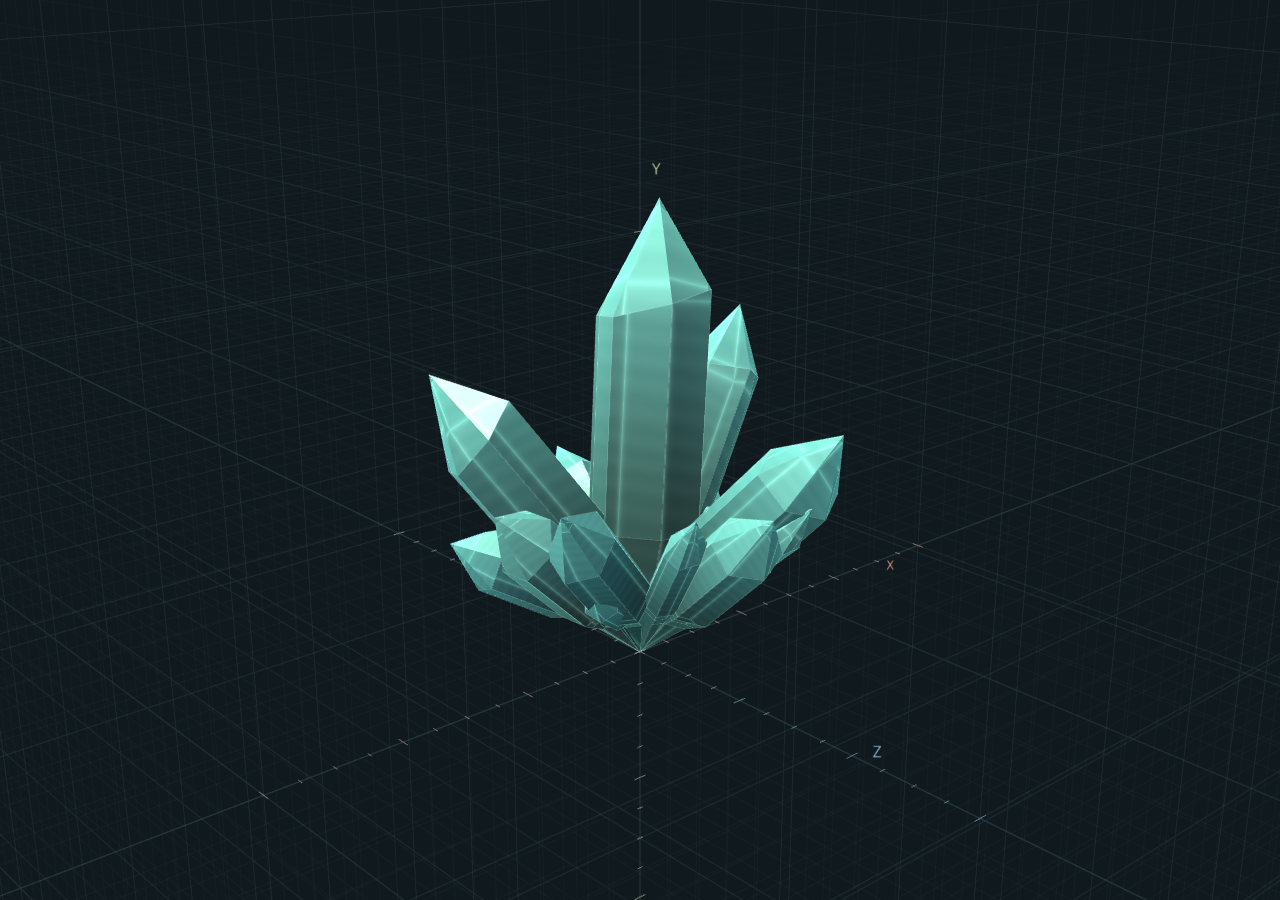
<file: hero/crystal.html>
<!doctype html>
<html lang="en">
<head>
<meta charset="utf-8">
<meta name="viewport" content="width=device-width,initial-scale=1">
<title>Crystal growth · Learning Labs</title>
<link rel="stylesheet" href="../modern-objectivity.css">
<style>
html, body { margin: 0; background: #10191d; }
.hero { position: relative; isolation: isolate; display: grid; place-items: center; min-height: 100svh; overflow: hidden; }
.hero-canvas { position: absolute; inset: 0; width: 100%; height: 100%; visibility: hidden; }
.study-window { position: relative; width: min(90vw, 52rem, 125svh); aspect-ratio: 3 / 2; margin: 0; }
.study-window::before { content: ""; position: absolute; z-index: -1; left: 50%; top: 50%; width: 500%; aspect-ratio: 5 / 4; transform: translate(-50%, -50%); background: url("raum.webp") center / contain no-repeat; }
.study-poster { display: block; width: 100%; height: auto; }
[data-crystal-view] .study-poster, [data-crystal-view="live"] .study-window::before { visibility: hidden; }
[data-crystal-view="seed"] .study-window::after { content: ""; position: absolute; inset: 0; background: url("kristall-keim.webp") center / contain no-repeat; }
[data-crystal-view="live"] .hero-canvas { visibility: visible; }
</style>
<script>
if (/^https?:$/.test(location.protocol) && window.IntersectionObserver && window.ResizeObserver) {
  const still = matchMedia('(prefers-reduced-motion: reduce), (forced-colors: active)');
  if (!still.matches) document.documentElement.dataset.crystalView = 'seed';
  document.addEventListener('DOMContentLoaded', () => {
    import('./controls.js').then(({ startCrystal }) => startCrystal(still))
      .catch(() => { delete document.documentElement.dataset.crystalView; });
  }, { once: true });
}
</script>
</head>
<body>
<main class="hero" aria-label="Crystal growth">
  <canvas class="hero-canvas" aria-hidden="true"></canvas>
  <figure class="study-window">
    <img class="study-poster" src="kristall.webp" width="960" height="640" alt="Faceted crystals grow upwards and outwards from a shared foot at the origin of three coordinate axes.">
  </figure>
</main>
</body>
</html>
</file>
<file: modern-objectivity.css>
@import url("fonts/liberation/LiberationFontsWeb.css");

/*
Modern Objectivity — Laboratory Style Kit v0.1
GPL-2.0-only • practical reference implementation, not a universal brand.
Semantic tokens are intentionally overridable for each laboratory stage.
*/
:root {
  color-scheme: light;
  --mo-font: "Liberation Sans Web", "Liberation Sans", "DejaVu Sans", Arial, sans-serif;
  --mo-mono: "Liberation Mono Web", "Liberation Mono", "DejaVu Sans Mono", Consolas, monospace;
  --mo-serif: "Liberation Serif Web", "Liberation Serif", Georgia, serif;
  --mo-bg: #f3f7f7;
  --mo-surface: #ffffff;
  --mo-surface-2: #edf3f3;
  --mo-surface-3: #e3eded;
  --mo-text: #132c32;
  --mo-text-strong: #081d23;
  --mo-muted: #506970;
  --mo-border: #cfddde;
  --mo-border-strong: #afc3c6;
  --mo-accent: #007e77;
  --mo-accent-active: #00625f;
  --mo-accent-light: #d9f5ef;
  --mo-accent-glow: #13d4b8;
  --mo-focus: #006f87;
  --mo-control-border: #667e85;
  --mo-danger: #b83d42;
  --mo-danger-bg: #fff0f0;
  --mo-warning: #986213;
  --mo-warning-bg: #fff4dd;
  --mo-ok: #147b58;
  --mo-ok-bg: #e1f6eb;
  --mo-info: #285f9c;
  --mo-info-bg: #e9f3fc;
  --mo-rail: #0b1d23;
  --mo-rail-text: #e0f2f2;
  --mo-rail-muted: #94b0b5;
  --mo-shadow: 0 14px 40px rgba(12, 45, 50, .07);
  /* Interface containers and controls have square corners. */
  --mo-control-height: 2.75rem;
  --mo-control-height-sm: 2.25rem;
  --mo-control-height-lg: 3rem;
  --mo-radius: 0;
  --mo-radius-sm: 0;
  --mo-space-1: 4px;
  --mo-space-2: 8px;
  --mo-space-3: 12px;
  --mo-space-4: 16px;
  --mo-space-5: 20px;
  --mo-space-6: 24px;
  --mo-space-8: 32px;
  --mo-space-10: 40px;
  --mo-space-12: 48px;
  --mo-page-width: 1280px;
}
[data-theme="dark"] {
  color-scheme: dark;
  --mo-bg: #08191e;
  --mo-surface: #10272d;
  --mo-surface-2: #162f35;
  --mo-surface-3: #1e3a42;
  --mo-text: #d7e8e9;
  --mo-text-strong: #f4fbfa;
  --mo-muted: #a2bac0;
  --mo-border: #2a4a52;
  --mo-border-strong: #41616b;
  --mo-accent: #49d9c6;
  --mo-accent-active: #82eee0;
  --mo-accent-light: #16443f;
  --mo-accent-glow: #5ef6dd;
  --mo-focus: #81d8ff;
  --mo-control-border: #76969d;
  --mo-danger: #ff949b;
  --mo-danger-bg: #3c252a;
  --mo-warning: #f5ca75;
  --mo-warning-bg: #3c321f;
  --mo-ok: #7ee6b8;
  --mo-ok-bg: #173d34;
  --mo-info: #9ccaff;
  --mo-info-bg: #20354d;
  --mo-shadow: 0 16px 44px rgba(0, 0, 0, .18);
}
*, *::before, *::after { box-sizing: border-box; }
html { scroll-behavior: smooth; scroll-padding-top: 24px; }
body { margin: 0; background: var(--mo-bg); color: var(--mo-text); font: 400 15px/1.62 var(--mo-font); -webkit-font-smoothing: antialiased; }
button, input, textarea, select { font: inherit; border-radius:var(--mo-radius-sm); }
button { cursor: pointer; }
a { color: var(--mo-accent); text-underline-offset: 3px; }
a:hover { color: var(--mo-accent-active); }
:focus-visible { outline: 3px solid var(--mo-focus) !important; outline-offset: 3px; }
::selection { background: var(--mo-accent); color: var(--mo-on-accent,#fff); }
h1,h2,h3,h4,p,figure { margin-top: 0; }
h1,h2,h3,h4 { color: var(--mo-text-strong); line-height: 1.18; letter-spacing: -.028em; }
h1 { font-size: clamp(2.4rem, 5vw, 4.8rem); font-weight: 650; }
h2 { font-size: clamp(1.6rem, 2.5vw, 2.6rem); font-weight: 650; }
h3 { font-size: 1.12rem; letter-spacing: -.015em; }
p { max-width: 75ch; }
small, .mo-small { font-size: .81rem; }
.mo-mono, code, pre, kbd { font-family: var(--mo-mono); font-variant-numeric: tabular-nums; }
code { font-size: .89em; }
.mo-tabular { font-variant-numeric: tabular-nums; font-feature-settings: "tnum"; }
.mo-muted { color: var(--mo-muted); }
.mo-eyebrow, .mo-kicker { display:block; font: 700 11px/1.5 var(--mo-mono); text-transform: uppercase; letter-spacing: .13em; color: var(--mo-accent); }
.mo-kicker { margin-bottom: 12px; }
.mo-lead { font-size: clamp(1.05rem, 1.6vw, 1.3rem); line-height: 1.65; color: var(--mo-muted); max-width: 69ch; }
.mo-strong { font-weight: 700; }
.mo-rule { border: 0; border-top: 1px solid var(--mo-border); margin: 28px 0; }
.mo-sr-only { position: absolute!important; width:1px!important; height:1px!important; overflow:hidden!important; clip:rect(0,0,0,0)!important; white-space:nowrap!important; }

/* Shell / page */
.mo-shell { display:grid; grid-template-columns: 254px minmax(0,1fr); min-height:100vh; }
.mo-sidebar { background: var(--mo-rail); color: var(--mo-rail-text); padding: 28px 18px; min-width:0; position:sticky; top:0; height:100vh; overflow-y:auto; display:flex; flex-direction:column; gap:28px; }
.mo-brand { display:flex; align-items:center; gap:12px; text-decoration:none; color:var(--mo-rail-text); line-height:1.2; font-weight:700; letter-spacing:.01em; font-size:14px; }
.mo-brand:hover { color:var(--mo-rail-text); }
.mo-brand-mark { width:35px; height:35px; flex:none; display:grid; place-items:center; color:#71eedb; background:linear-gradient(135deg,#123f40,#0b232a); border:1px solid #39746f; border-radius:var(--mo-radius-sm); font:700 18px var(--mo-mono); }
.mo-brand small { display:block; margin-top:3px; color:var(--mo-rail-muted); font:400 10px var(--mo-mono); letter-spacing:.08em; text-transform:uppercase; }
.mo-nav-group { margin-bottom:17px; }
.mo-nav-title { font:700 10px/1.5 var(--mo-mono); color:#7ca5a8; text-transform:uppercase; letter-spacing:.15em; padding:0 12px; margin-bottom:7px; }
.mo-nav { display:grid; gap:3px; }
.mo-nav a { display:flex; align-items:center; justify-content:space-between; gap:8px; padding:9px 12px; border-radius:var(--mo-radius-sm); color:var(--mo-rail-muted); text-decoration:none; font-size:13px; transition:background .15s,color .15s; }
.mo-nav a:hover,.mo-nav a[aria-current="page"],.mo-nav a.is-active { color:#f0ffff; background:#18363c; }
.mo-nav a[aria-current="page"]::after,.mo-nav a.is-active::after { content:""; width:5px; height:5px; border-radius:50%; background:#5ae6ce; }
.mo-sidebar-foot { margin-top:auto; padding:15px 12px 0; border-top:1px solid #2d4b50; color:var(--mo-rail-muted); font:11px/1.6 var(--mo-mono); }
.mo-main { min-width:0; }
.mo-topbar { display:flex; justify-content:space-between; align-items:center; gap:16px; min-height:68px; border-bottom:1px solid var(--mo-border); padding:14px clamp(22px,4vw,56px); background:var(--mo-surface); }
.mo-topbar-path { font:12px var(--mo-mono); color:var(--mo-muted); word-break:break-word; }
.mo-topbar-path strong { color:var(--mo-text-strong); font-weight:700; }
.mo-topbar-actions { display:flex; gap:9px; align-items:center; flex-wrap:wrap; }
.mo-topbar .mo-btn,.mo-topbar .mo-select { min-height:var(--mo-control-height); padding-block:9px; font-size:.8125rem; line-height:1.25; }
.mo-content { width:min(100%, var(--mo-page-width)); margin:0 auto; padding:38px clamp(20px,4vw,56px) 90px; }
.mo-section { padding-top:46px; padding-bottom:46px; border-bottom:1px solid var(--mo-border); }
.mo-section-head { display:flex; justify-content:space-between; align-items:end; gap:22px; margin-bottom:25px; }
.mo-section-head h2 { margin:0 0 7px; }
.mo-section-head p { margin:0; color:var(--mo-muted); }
.mo-hero { position:relative; isolation:isolate; overflow:hidden; background:#0b2229; border-radius:var(--mo-radius-sm); padding:clamp(30px,6vw,74px); color:#e5f6f4; min-height:385px; display:flex; flex-direction:column; justify-content:center; margin-bottom:12px; }
.mo-hero::before { content:""; position:absolute; inset:0; z-index:-2; background-image:linear-gradient(rgba(111,199,192,.06) 1px,transparent 1px),linear-gradient(90deg,rgba(111,199,192,.06) 1px,transparent 1px); background-size:32px 32px; mask-image:linear-gradient(to left,black,transparent 80%); }
.mo-hero::after { content:""; position:absolute; right:-110px; top:-125px; width:490px; aspect-ratio:1; z-index:-1; background:radial-gradient(circle at 45% 45%,transparent 18%,rgba(48,235,199,.20) 18.3%,transparent 18.8%,transparent 31%,rgba(48,235,199,.16) 31.3%,transparent 31.8%,transparent 49%,rgba(48,235,199,.10) 49.3%,transparent 49.8%); transform:rotate(-18deg); }
.mo-hero h1 { color:#fff; max-width:720px; margin:18px 0 18px; letter-spacing:-.055em; }
.mo-hero p { color:#b1d3d5; font-size:18px; max-width:590px; }
.mo-hero .mo-eyebrow { color:#64e8d1; }
.mo-hero-actions { display:flex; gap:10px; flex-wrap:wrap; margin-top:17px; }

/* Layout */
.mo-grid { display:grid; gap:16px; }
.mo-grid-2 { grid-template-columns:repeat(2,minmax(0,1fr)); }
.mo-grid-3 { grid-template-columns:repeat(3,minmax(0,1fr)); }
.mo-grid-4 { grid-template-columns:repeat(4,minmax(0,1fr)); }
.mo-flex { display:flex; align-items:center; gap:12px; }
.mo-between { display:flex; align-items:center; justify-content:space-between; gap:12px; }
.mo-wrap { flex-wrap:wrap; }
.mo-stack { display:grid; gap:14px; }
.mo-panel, .mo-card { background:var(--mo-surface); border:1px solid var(--mo-border); border-radius:var(--mo-radius); }
.mo-panel { padding:24px; }
.mo-card { padding:22px; box-shadow:var(--mo-shadow); }
.mo-card-head { display:flex; justify-content:space-between; align-items:center; gap:12px; margin-bottom:15px; }
.mo-card-head h3 { margin:0; }
.mo-stat { display:flex; flex-direction:column; gap:5px; min-width:0; }
.mo-stat-value { font:650 clamp(1.6rem,2.6vw,2.4rem)/1.13 var(--mo-mono); color:var(--mo-text-strong); letter-spacing:-.055em; }
.mo-stat-label { font-size:12px; color:var(--mo-muted); }
.mo-stat-foot { font:11px var(--mo-mono); color:var(--mo-accent); margin-top:8px; }

/* Controls */
.mo-btn { display:inline-flex; align-items:center; justify-content:center; gap:8px; appearance:none; padding:10px 15px; min-height:var(--mo-control-height); color:var(--mo-text); background:var(--mo-surface); border:1px solid var(--mo-border-strong); border-radius:var(--mo-radius-sm); font:700 .875rem/1.25 var(--mo-font); text-decoration:none; transition:background .13s,border-color .13s,transform .13s; white-space:nowrap; }
.mo-btn:hover { background:var(--mo-surface-2); color:var(--mo-text-strong); border-color:var(--mo-accent); }
.mo-btn:active { transform:translateY(1px); }
.mo-btn:disabled { opacity:.48; cursor:not-allowed; transform:none; }
.mo-btn-primary { color:var(--mo-on-accent,#fff); background:var(--mo-button-bg,#007e77); border-color:var(--mo-button-bg,#007e77); }
.mo-btn-primary:hover { color:var(--mo-on-accent-hover,#fff); background:var(--mo-button-hover,#00635e); border-color:var(--mo-button-hover,#00635e); }
.mo-btn-quiet { background:transparent; border-color:transparent; }
.mo-btn-quiet:hover { background:var(--mo-surface-2); }
.mo-btn-danger { color:var(--mo-danger); border-color:var(--mo-danger); }
.mo-btn-sm { min-height:var(--mo-control-height-sm); padding:7px 11px; font-size:.8125rem; }
.mo-btn-lg { min-height:var(--mo-control-height-lg); padding:12px 21px; }
.mo-btn-on-dark { background:#1a494a; color:#e9fffc; border-color:#3d817b; }
.mo-btn-on-dark:hover { background:#23605f; border-color:#69d7ca; color:#fff; }
.mo-field { display:grid; gap:7px; min-width:0; }
.mo-field-label { font-size:12px; font-weight:700; color:var(--mo-text-strong); }
.mo-field-help { font-size:11px; color:var(--mo-muted); }
.mo-input,.mo-select,.mo-textarea { width:100%; min-height:var(--mo-control-height); font-size:.875rem; line-height:1.25; border:1px solid var(--mo-border-strong); border-radius:var(--mo-radius-sm); background:var(--mo-surface); color:var(--mo-text-strong); padding:9px 11px; outline:none; }
.mo-input::placeholder,.mo-textarea::placeholder { color:var(--mo-muted); opacity:.85; }
.mo-input:focus,.mo-select:focus,.mo-textarea:focus { border-color:var(--mo-accent); box-shadow:0 0 0 3px var(--mo-accent-light); }
.mo-input:disabled,.mo-select:disabled { opacity:.55; }
.mo-input[aria-invalid="true"] { border-color:var(--mo-danger); }
.mo-textarea { min-height:106px; resize:vertical; }
.mo-check { display:inline-flex; align-items:center; gap:9px; color:var(--mo-text); font-size:13px; cursor:pointer; }
.mo-check input { accent-color:var(--mo-accent); width:17px; height:17px; }
.mo-check input[type="checkbox"] { appearance:none; display:grid; place-content:center; flex:none; margin:0; border:1px solid var(--mo-border-strong); background:var(--mo-surface); color:var(--mo-accent); }
.mo-check input[type="checkbox"]::before { content:""; width:9px; height:5px; border-left:2px solid currentColor; border-bottom:2px solid currentColor; transform:translateY(-1px) rotate(-45deg); visibility:hidden; }
.mo-check input[type="checkbox"]:checked::before { visibility:visible; }
.mo-check input[type="checkbox"]:indeterminate::before { height:0; border-left:0; transform:none; visibility:visible; }
.mo-check input:disabled { opacity:.55; cursor:not-allowed; }
.mo-range { appearance:none; width:100%; height:20px; margin:0; background:transparent; accent-color:var(--mo-accent); cursor:pointer; }
.mo-range::-webkit-slider-runnable-track { height:6px; border-radius:var(--mo-radius-sm); background:var(--mo-surface-3); }
.mo-range::-moz-range-track { height:6px; border-radius:var(--mo-radius-sm); background:var(--mo-surface-3); }
.mo-range::-moz-range-progress { height:6px; border-radius:var(--mo-radius-sm); background:var(--mo-accent); }
.mo-range::-webkit-slider-thumb { appearance:none; width:16px; height:16px; margin-top:-5px; border:1px solid var(--mo-accent-active); border-radius:var(--mo-radius-sm); background:var(--mo-accent); }
.mo-range::-moz-range-thumb { width:16px; height:16px; border:1px solid var(--mo-accent-active); border-radius:var(--mo-radius-sm); background:var(--mo-accent); }
.mo-range:disabled { opacity:.55; cursor:not-allowed; }
.mo-switch { display:inline-flex; align-items:center; gap:10px; font-size:12px; cursor:pointer; }
.mo-switch input { appearance:none; width:38px; height:22px; border-radius:var(--mo-radius-sm); border:1px solid var(--mo-border-strong); background:var(--mo-surface-3); position:relative; transition:background .15s; }
.mo-switch input::after { content:""; width:16px; height:16px; top:2px; left:2px; border-radius:var(--mo-radius-sm); position:absolute; background:var(--mo-muted); transition:transform .15s, background .15s; }
.mo-switch input:checked { background:var(--mo-accent); border-color:var(--mo-accent); }
.mo-switch input:checked::after { transform:translateX(16px); background:#fff; }
.mo-switch input:focus-visible { outline:3px solid var(--mo-focus); outline-offset:2px; }

/* Status, notes, progress */
.mo-badge { display:inline-flex; gap:7px; align-items:center; min-height:23px; padding:2px 8px; font:700 10px/1.4 var(--mo-mono); text-transform:uppercase; letter-spacing:.045em; border:1px solid var(--mo-border); border-radius:var(--mo-radius-sm); color:var(--mo-muted); background:var(--mo-surface-2); }
.mo-badge::before { content:""; width:6px; height:6px; border-radius:50%; background:currentColor; }
.mo-badge-success { color:var(--mo-ok); border-color:color-mix(in srgb,var(--mo-ok) 25%,var(--mo-border)); background:var(--mo-ok-bg); }
.mo-badge-warning { color:var(--mo-warning); border-color:color-mix(in srgb,var(--mo-warning) 25%,var(--mo-border)); background:var(--mo-warning-bg); }
.mo-badge-danger { color:var(--mo-danger); border-color:color-mix(in srgb,var(--mo-danger) 25%,var(--mo-border)); background:var(--mo-danger-bg); }
.mo-badge-info { color:var(--mo-info); border-color:color-mix(in srgb,var(--mo-info) 25%,var(--mo-border)); background:var(--mo-info-bg); }
.mo-note { display:flex; align-items:flex-start; gap:13px; padding:14px 16px; border-left:3px solid var(--mo-accent); background:var(--mo-accent-light); color:var(--mo-text); border-radius:var(--mo-radius-sm); font-size:13px; }
.mo-note-warning { border-color:var(--mo-warning); background:var(--mo-warning-bg); }
.mo-note-danger { border-color:var(--mo-danger); background:var(--mo-danger-bg); }
.mo-progress { height:6px; width:100%; overflow:hidden; border-radius:var(--mo-radius-sm); background:var(--mo-surface-3); }
.mo-progress > span { display:block; height:100%; border-radius:var(--mo-radius-sm); background:var(--mo-accent); transition:width .25s ease; }
.mo-meter { display:grid; gap:8px; }
.mo-meter-label { display:flex; justify-content:space-between; font:11px var(--mo-mono); gap:8px; color:var(--mo-muted); }
.mo-meter-label strong { color:var(--mo-text-strong); }

/* Tabs */
.mo-tabs { display:flex; gap:4px; flex-wrap:wrap; border-bottom:1px solid var(--mo-border); margin-bottom:19px; }
.mo-tab { appearance:none; background:transparent; border:0; border-bottom:2px solid transparent; color:var(--mo-muted); padding:10px 15px 12px; margin-bottom:-1px; font:700 12px var(--mo-font); }
.mo-tab[aria-selected="true"] { color:var(--mo-accent); border-bottom-color:var(--mo-accent); }
.mo-tab:hover { color:var(--mo-text-strong); background:var(--mo-surface-2); }
[role="tabpanel"][hidden] { display:none!important; }

/* Tables and data */
.mo-table-wrap { width:100%; overflow-x:auto; border:1px solid var(--mo-border); border-radius:var(--mo-radius); background:var(--mo-surface); }
.mo-table { border-collapse:collapse; width:100%; min-width:550px; font-size:12px; font-variant-numeric:tabular-nums; }
.mo-table th { text-align:left; font:700 10px/1.4 var(--mo-mono); color:var(--mo-muted); text-transform:uppercase; letter-spacing:.06em; background:var(--mo-surface-2); padding:13px 15px; border-bottom:1px solid var(--mo-border); white-space:nowrap; }
.mo-table td { padding:13px 15px; border-bottom:1px solid var(--mo-border); vertical-align:middle; color:var(--mo-text); }
.mo-table tbody tr:last-child td { border-bottom:0; }
.mo-table tbody tr:hover { background:var(--mo-surface-2); }
.mo-table td.mo-num, .mo-table th.mo-num { text-align:right; font-family:var(--mo-mono); }
.mo-table td strong { color:var(--mo-text-strong); }
.mo-table-muted { color:var(--mo-muted); }
.mo-positive { color:var(--mo-ok); }
.mo-negative { color:var(--mo-danger); }

/* Visual media */
.mo-chart { position:relative; min-height:180px; width:100%; border:1px solid var(--mo-border); border-radius:var(--mo-radius); overflow:hidden; background:var(--mo-surface); }
.mo-chart svg { display:block; width:100%; height:auto; }
.mo-chart-grid { stroke:var(--mo-border); stroke-width:1; }
.mo-chart-line { stroke:var(--mo-accent); stroke-width:2.4; fill:none; vector-effect:non-scaling-stroke; }
.mo-chart-area { fill:var(--mo-accent); fill-opacity:.10; }
.mo-chart-label { fill:var(--mo-muted); font:10px var(--mo-mono); }
.mo-code { border:1px solid var(--mo-border); background:var(--mo-surface-2); border-radius:var(--mo-radius); overflow:auto; padding:20px; font:12px/1.7 var(--mo-mono); color:var(--mo-text); white-space:pre; tab-size:2; }
.mo-swatch { overflow:hidden; border:1px solid var(--mo-border); border-radius:var(--mo-radius); background:var(--mo-surface); }
.mo-swatch-fill { height:81px; }
.mo-swatch-caption { padding:11px 12px; display:grid; gap:3px; }
.mo-swatch-caption strong { font-size:12px; }
.mo-swatch-caption code { font-size:11px; color:var(--mo-muted); }
.mo-steps { list-style:none; padding:0; margin:0; display:grid; gap:9px; }
.mo-steps li { display:flex; align-items:flex-start; gap:14px; font-size:13px; }
.mo-steps li span:first-child { width:30px; height:30px; background:var(--mo-accent-light); color:var(--mo-accent); font:700 11px var(--mo-mono); display:grid; place-items:center; border-radius:var(--mo-radius-sm); flex:none; }
.mo-toast { position:fixed; z-index:100; right:25px; bottom:25px; border:1px solid var(--mo-border-strong); border-left:4px solid var(--mo-accent); border-radius:var(--mo-radius-sm); background:var(--mo-surface); color:var(--mo-text-strong); box-shadow:var(--mo-shadow); padding:15px 19px; max-width:min(360px,calc(100vw - 30px)); font-size:13px; }
.mo-toast[hidden] { display:none; }
.mo-placeholder { border:1px dashed var(--mo-border-strong); border-radius:var(--mo-radius); padding:25px; text-align:center; color:var(--mo-muted); }
.mo-tag { font:700 10px var(--mo-mono); padding:4px 7px; border-radius:var(--mo-radius-sm); background:var(--mo-surface-2); border:1px solid var(--mo-border); color:var(--mo-muted); }
.mo-mark { color:var(--mo-accent); }

/* Keep native-control affordances visible in high-contrast modes. */
@media (forced-colors:active) {
  .mo-check input[type="checkbox"] { border-color:CanvasText; color:CanvasText; }
  .mo-range::-webkit-slider-runnable-track { background:CanvasText; }
  .mo-range::-moz-range-track { background:CanvasText; }
  .mo-range::-moz-range-progress { background:Highlight; }
  .mo-range::-webkit-slider-thumb { background:Highlight; border-color:CanvasText; forced-color-adjust:none; }
  .mo-range::-moz-range-thumb { background:Highlight; border-color:CanvasText; forced-color-adjust:none; }
  .mo-switch input::after { background:CanvasText; }
}

/* Responsive */
@media (max-width:1100px) { .mo-grid-4 {grid-template-columns:repeat(2,minmax(0,1fr))} }
@media (max-width:900px) {
  .mo-shell { display:block; }
  .mo-sidebar { position:relative; height:auto; padding:14px 18px; gap:12px; }
  .mo-sidebar nav { display:flex; gap:12px; overflow:auto; scrollbar-width:thin; }
  .mo-nav-group { margin:0; flex:none; }
  .mo-nav-title,.mo-sidebar-foot { display:none; }
  .mo-nav { display:flex; }
  .mo-nav a {white-space:nowrap; padding:7px 10px}
  .mo-topbar {padding:14px 20px}
  .mo-content {padding:24px 18px 70px}
  .mo-section {padding:34px 0}
}
@media (max-width:640px) {
  .mo-grid-2,.mo-grid-3,.mo-grid-4 {grid-template-columns:1fr}
  .mo-section-head {display:block}
  .mo-section-head > :last-child {margin-top:13px}
  .mo-topbar {align-items:start;flex-wrap:wrap}
  .mo-panel,.mo-card {padding:17px}
  .mo-hero {min-height:360px; padding:28px 22px}
  .mo-hero::after {right:-220px}
  .mo-stat-value {font-size:2rem}
}
@media (prefers-reduced-motion:reduce) {
  html {scroll-behavior:auto}
  *,*::before,*::after { animation-duration:.01ms!important; animation-iteration-count:1!important; transition-duration:.01ms!important; }
}

/* Keyboard access, robust control boundaries and system colours. */
.mo-panel-title {font-size:1.12rem;letter-spacing:-.015em;margin-bottom:0}
.mo-input,.mo-select,.mo-textarea,.mo-check input[type="checkbox"],.mo-switch input {border-color:var(--mo-control-border)}
.mo-range {height:24px;min-height:24px}
.mo-range::-webkit-slider-runnable-track {background:var(--mo-control-border)}
.mo-range::-moz-range-track {background:var(--mo-control-border)}
.mo-check,.mo-switch {min-height:28px}
.mo-site-sidebar,.mo-hero {--mo-focus:#81d8ff}
.mo-task-check {display:flex;align-items:flex-start;gap:12px;min-height:32px;padding:4px 0;cursor:pointer}
.mo-task-check input {width:20px;height:20px;flex:none;margin:2px 0;accent-color:var(--mo-accent)}
.mo-table-wrap:focus-visible {outline-offset:3px}
@media(forced-colors:active){
 .mo-btn,.mo-input,.mo-select,.mo-textarea,.mo-check input[type="checkbox"],.mo-switch input {border-color:ButtonText}
 .mo-check input[type="checkbox"] {color:CanvasText}
 .mo-switch input::after {background:ButtonText}
 :focus-visible {outline-color:Highlight!important}
 .mo-range {appearance:auto}
}
</file>
<file: directory.css>
:root, [data-theme="dark"] {
  --mo-button-bg: var(--mo-accent);
  --mo-button-hover: var(--mo-accent-active);
}
:root { --mo-on-accent: #fff; --mo-on-accent-hover: #fff; }
[data-theme="dark"] { --mo-on-accent: var(--mo-bg); --mo-on-accent-hover: var(--mo-bg); }
[hidden] { display: none !important; }
.mo-btn { transition-property: transform; }
.wrap { width: min(100%, 1440px); margin-inline: auto; padding-inline: clamp(16px, 4.8vw, 76px); }
.skip { position: fixed; inset: 8px auto auto 8px; transform: translateY(calc(-100% - 16px)); z-index: 10; }
.skip:focus { transform: none; }
.skip:not(:focus) { clip-path: inset(50%); }
main:focus { outline-offset: -3px; }

header, .journeys, footer { background: var(--mo-rail); color: var(--mo-rail-text); }
header { border-bottom: 1px solid var(--mo-border); }
.header-inner { min-height: 76px; display: flex; flex-wrap: wrap; align-items: center; gap: 8px 16px; padding-block: 12px; }
.brand { display: inline-flex; flex: 1 1 min-content; max-inline-size: max-content; align-items: center; gap: 12px; text-decoration: none; color: var(--mo-rail-text); }
.brand:hover { color: var(--mo-accent-active); }
.brand-mark { display: block; flex: none; block-size: var(--mo-control-height); inline-size: auto; }
.brand-name { font-size: 1.125rem; line-height: 1.1; letter-spacing: .02em; }
.hero-links, .footer-links { display: flex; align-items: center; flex-wrap: wrap; gap: 8px; }
.footer-links a { display: inline-flex; align-items: center; justify-content: center; min-height: var(--mo-control-height); padding-inline: 12px; color: var(--mo-rail-text); text-decoration: none; font: 700 .875rem/1.25 var(--mo-font); }
.footer-links a:hover { color: var(--mo-accent-active); text-decoration: underline; }
.header-tools { display: flex; gap: 8px; align-items: center; margin-inline-start: auto; }
.language-menu { position: relative; }
.language-menu summary { gap: 10px; }
.language-options { position: absolute; z-index: 4; inset-inline-end: 0; inset-block-start: 100%; min-width: 100%; max-height: 50vh; overflow: auto; background: var(--mo-surface); border: 1px solid var(--mo-control-border); }
.language-options a { display: flex; align-items: center; min-height: var(--mo-control-height); padding: 0 14px; color: var(--mo-rail-text); font-size: .875rem; text-decoration: none; }
.language-options a:hover, .language-options a:focus-visible { background: var(--mo-surface-2); text-decoration: underline; }
.language-options [aria-current="page"] { color: var(--mo-accent-active); box-shadow: inset 3px 0 currentColor; }
.language-options a:focus-visible { outline-offset: -3px; }
.theme-toggle { width: var(--mo-control-height); padding: 0; }
.theme-toggle svg { width: 18px; height: 18px; }
.theme-toggle[aria-pressed="true"] { border-color: var(--mo-accent); box-shadow: inset 0 -3px var(--mo-accent); }

.hero { position: relative; isolation: isolate; overflow: hidden; background: #10191d; color: var(--mo-text); }
:root:not([data-cosmos-view]) .hero::before { content: ""; position: absolute; inset: 0; z-index: -2; pointer-events: none; background: url("hero/star-field.svg") 0 0 repeat; }
.hero::after { content: ""; position: absolute; inset: 0; z-index: -1; pointer-events: none; background: linear-gradient(90deg, #10191d80 0%, #10191d4d 38%, transparent 64%); }
.hero-canvas { position: absolute; z-index: -2; inset: 0; width: 100%; height: 100%; pointer-events: none; visibility: hidden; }
[data-cosmos-view="live"] .hero-canvas { visibility: visible; }
.hero[data-orbit-ready] .hero-canvas { pointer-events: auto; touch-action: pan-y pinch-zoom; cursor: grab; }
.hero[data-orbit-ready] .hero-canvas[data-dragging] { cursor: grabbing; }
.hero[data-orbit-ready] .hero-inner { pointer-events: none; }
.hero[data-orbit-ready] .hero-copy { pointer-events: auto; }
.hero-inner { display: grid; grid-template-columns: minmax(0, .95fr) minmax(0, 1.05fr); gap: clamp(24px, 5vw, 72px); align-items: center; padding-block: clamp(48px, 6vw, 88px); }
.hero h1 { margin: 0 0 24px; font-size: clamp(3rem, 5.6vw, 5.5rem); line-height: 1.02; letter-spacing: -.055em; }
.hero h1 em { font-family: var(--mo-serif); font-weight: 400; color: var(--mo-accent-active); }
.hero-copy, .section-head h2, .card-body h3, .route-copy { min-width: 0; overflow-wrap: anywhere; }
.hero-links .mo-btn, .card-actions .mo-btn, .empty .mo-btn { min-width: 0; white-space: normal; }
.lead { max-width: 52ch; font-size: clamp(1.125rem, 1.65vw, 1.5rem); line-height: 1.5; margin: 0 0 16px; }
.intro { max-width: 55ch; margin: 0 0 24px; color: var(--mo-muted); }
.cosmos-frame { position: relative; min-width: 0; width: 100%; max-width: 38rem; margin: auto; aspect-ratio: 3 / 2; pointer-events: none; }
:root:not([data-cosmos-view]) .cosmos-frame::before { content: ""; position: absolute; z-index: -3; left: 50%; top: 50%; width: 500%; aspect-ratio: 5 / 4; transform: translate(-50%, -50%); background: url("hero/raum.webp") center / contain no-repeat; }
.galaxy-anchor { position: absolute; z-index: -2; transform: translate(-50%, -50%); background: center / 100% 100% no-repeat; }
.spiral-galaxy { width: 51%; aspect-ratio: 620 / 404; left: 62%; top: 34%; }
.distant-galaxy { width: 29%; aspect-ratio: 470 / 304; left: 17%; top: 68%; }
:root:not([data-cosmos-view]) .spiral-galaxy { background-image: url("hero/spiral-galaxy.webp"); }
:root:not([data-cosmos-view]) .distant-galaxy { background-image: url("hero/distant-galaxy.webp"); }

.catalog, .journeys, .statements { padding-block: clamp(40px, 5.6vw, 80px); }
.catalog { background: var(--mo-surface-2); border-block: 1px solid var(--mo-border); }
.section-head { display: flex; align-items: end; justify-content: space-between; gap: 24px; margin-bottom: 32px; }
.section-head h2 { margin: 0; font-size: clamp(2rem, 3.8vw, 3.5rem); line-height: 1.08; letter-spacing: -.045em; }
.period { color: var(--mo-accent); }
.filters { display: flex; flex-wrap: wrap; align-items: end; justify-content: space-between; gap: 16px 24px; padding-bottom: 16px; border-bottom: 1px solid var(--mo-border-strong); }
.filter-group { border: 0; padding: 0; margin: 0; min-width: 0; }
.filter-group legend, .search label { display: block; padding: 0; margin: 0 0 8px; color: var(--mo-text-strong); font: 700 .8125rem/1.3 var(--mo-font); }
.filter-buttons { display: flex; gap: 8px; flex-wrap: wrap; }
.filter-buttons [aria-pressed="true"] { background: var(--mo-accent-light); color: var(--mo-accent-active); border-color: var(--mo-accent); box-shadow: inset 0 -3px var(--mo-accent); }
.search { width: min(100%, 20rem); min-width: 0; }
.results { font: .75rem/1.5 var(--mo-mono); color: var(--mo-muted); margin: 16px 0; }
.cards { display: grid; grid-template-columns: repeat(3, minmax(0, 1fr)); grid-auto-rows: 1fr; gap: 16px; }
.card { min-width: 0; display: flex; flex-direction: column; background: var(--mo-surface); border: 1px solid var(--mo-border-strong); border-radius: var(--mo-radius); }
.card:focus-within { border-color: var(--mo-focus); }
.card-meta { display: flex; min-height: 3rem; align-items: center; justify-content: space-between; padding: 12px 16px; gap: 8px; border-bottom: 1px solid var(--mo-border); }
.card-num, .card-category { font: 700 .6875rem/1.4 var(--mo-mono); color: var(--mo-accent-active); letter-spacing: .04em; }
.status { font: .6875rem/1.4 var(--mo-mono); padding: 3px 8px; color: var(--mo-muted); border: 1px solid var(--mo-border-strong); }
.card-art { display: grid; place-items: center; height: 132px; color: var(--mo-accent-active); border-bottom: 1px solid var(--mo-border); background-color: var(--mo-surface-2); background-image: linear-gradient(var(--mo-border) 1px, transparent 1px), linear-gradient(90deg, var(--mo-border) 1px, transparent 1px); background-size: 24px 24px; }
.card-art svg { width: 144px; max-width: 100%; height: 104px; stroke: currentColor; }
.card-body { flex: 1; padding: 20px; overflow-wrap: anywhere; }
.card-category { margin: 0 0 8px; }
.card-body h3 { margin: 0 0 12px; font-size: 1.5rem; }
.card-body > p:last-child { color: var(--mo-muted); font-size: .9375rem; margin: 0; }
.card-actions { display: grid; grid-template-columns: minmax(0, 4fr) minmax(max-content, 1fr); gap: 1px; margin-top: auto; align-items: stretch; border-top: 1px solid var(--mo-border); background: var(--mo-border); }
.card-actions .mo-btn { border: 0; padding-inline: 12px; background: var(--mo-surface); }
.card-actions .card-open { justify-content: flex-start; color: var(--mo-accent-active); }
.card-actions .card-source { padding-inline: 8px; }
.card-actions a:hover { background: var(--mo-surface-2); text-decoration: underline; }
.card-actions a:focus-visible { outline-offset: -3px; }
.empty { padding: 24px; background: var(--mo-surface); border: 1px solid var(--mo-border-strong); }
.empty p { margin: 4px 0 16px; color: var(--mo-muted); }

.journey-head { display: grid; grid-template-columns: minmax(0, 1fr) auto; align-items: center; gap: 16px 32px; }
.journey-head h2 { color: var(--mo-rail-text); }
.journey-guide {
  --guide-width: 11.75rem;
  --speech-gap: 12px;
  display: grid;
  grid-template-columns: minmax(0, 1fr) var(--guide-width);
  row-gap: 6px;
  justify-self: end;
  width: calc(12rem + var(--speech-gap) + var(--guide-width));
  max-width: 100%;
  margin: 0;
  color: var(--mo-accent);
}
.guide-dialogue { position: relative; grid-column: 1 / -1; display: grid; grid-template-columns: minmax(0, 1fr) var(--guide-width); column-gap: var(--speech-gap); align-items: center; }
.guide-dialogue summary { grid-area: 1 / 2; display: block; width: var(--guide-width); margin-inline-start: auto; cursor: pointer; list-style: none; }
.guide-dialogue summary::-webkit-details-marker { display: none; }
.guide-dialogue svg { display: block; width: clamp(8.5rem, 12vw, 10.625rem); max-width: 100%; height: auto; margin-inline: auto; }
.guide-dialogue::details-content { display: block; grid-area: 1 / 1; padding-block-end: .45rem; content-visibility: visible; }
.guide-speech {
  position: relative;
  margin: 0;
  padding: .65rem clamp(9px, 2vw, .8rem);
  border: 1px solid var(--mo-accent);
  background: var(--mo-surface);
  color: var(--mo-rail-text);
  font: italic 1.25rem/1.25 var(--mo-serif);
  text-align: center;
  text-wrap: balance;
  overflow-wrap: anywhere;
  opacity: 0;
  visibility: hidden;
  transform: translateX(4px);
  transition: opacity .22s ease, transform .22s ease, visibility 0s .22s;
}
.guide-speech::after { content: ""; position: absolute; inset-inline-end: -6px; inset-block-start: 50%; width: 10px; height: 10px; border-block-start: 1px solid var(--mo-accent); border-inline-end: 1px solid var(--mo-accent); background: inherit; transform: translateY(-50%) rotate(45deg); }
.guide-dialogue[open] .guide-speech { opacity: 1; visibility: visible; transform: none; transition-delay: 0s; }
@supports not selector(::details-content) {
  .guide-dialogue { display: block; }
  .guide-speech { position: absolute; inset-inline: 0 calc(var(--guide-width) + var(--speech-gap)); inset-block-start: 44%; translate: 0 -50%; }
}
.journey-guide figcaption { grid-column: 2; text-align: center; overflow-wrap: anywhere; }
.journey-guide strong { display: block; font: italic 1.125rem/1.2 var(--mo-serif); color: var(--mo-rail-text); text-wrap: balance; }
.journey-guide figcaption span { display: block; margin-top: 4px; font: .75rem/1.4 var(--mo-mono); color: var(--mo-rail-muted); }
.journey { border-block-start: 1px solid var(--mo-border-strong); }
.journey:last-child { border-block-end: 1px solid var(--mo-border-strong); }
.journey > summary, .language-menu > summary { list-style: none; cursor: pointer; }
.journey > summary::-webkit-details-marker, .language-menu > summary::-webkit-details-marker { display: none; }
.journey > summary { display: flex; align-items: center; gap: 14px; min-height: var(--mo-control-height); padding: 16px 20px; background: var(--mo-surface); color: var(--mo-rail-text); }
.journey[open] > summary { box-shadow: inset 3px 0 var(--mo-accent); }
.journey-title { flex: 1; font: 700 clamp(1.15rem, 2vw, 1.65rem)/1.2 var(--mo-font); overflow-wrap: anywhere; }
.journey-count { font: .75rem/1.4 var(--mo-mono); color: var(--mo-rail-muted); }
.chevron { display: inline-block; flex: 0 0 auto; width: 8px; height: 8px; border: solid currentColor; border-width: 0 1.5px 1.5px 0; transform: translateY(-2px) rotate(45deg); }
details[open] > summary > .chevron { transform: translateY(2px) rotate(225deg); }
.journey-list { list-style: none; padding: 0; margin: 0; }
.journey-list li { margin: 0; border-block-start: 1px solid var(--mo-border); }
.journey-list a { display: grid; grid-template-columns: 2rem minmax(0, .9fr) minmax(0, 1fr) auto; align-items: center; gap: 8px 24px; min-height: var(--mo-control-height); padding: 15px 20px; color: var(--mo-rail-text); text-decoration: none; }
.journey-list a:hover, .journey > summary:hover { background: var(--mo-surface-2); }
.journey-list a:hover strong, .journey-list a:focus-visible strong { color: var(--mo-accent-active); text-decoration: underline; text-underline-offset: .2em; }
.route-num, .route-project { font: .75rem/1.45 var(--mo-mono); color: var(--mo-accent); }
.route-copy { display: grid; gap: 3px; }
.route-copy strong { font-size: clamp(1.05rem, 1.5vw, 1.3rem); line-height: 1.3; }
.route-question { color: var(--mo-rail-muted); font-size: .9375rem; line-height: 1.5; }
.route-arrow { color: var(--mo-accent); }

.statement-grid { display: grid; grid-template-columns: repeat(2, minmax(0, 1fr)); gap: clamp(28px, 4.8vw, 72px); }
.statement { display: flex; flex-direction: column; margin: 0; padding-block-start: 20px; border-block-start: 1px solid var(--mo-border-strong); overflow-wrap: anywhere; }
.statement blockquote { margin: 0; font: italic clamp(1.125rem, 1.5vw, 1.375rem)/1.5 var(--mo-serif); }
.statement p { margin: 0; }
.statement p + p { margin-block-start: .8em; }
.statement figcaption { margin-block-start: auto; padding-block-start: 20px; color: var(--mo-text-strong); font: 700 .875rem/1.5 var(--mo-font); }
.statement + .statement figcaption { text-align: end; }

footer { border-block-start: 1px solid var(--mo-border); }
.footer-inner { display: flex; flex-wrap: wrap; align-items: center; gap: 8px 24px; padding-block: 16px; }
.footer-signature { flex: 1 1 34ch; margin: 0; color: var(--mo-rail-muted); font: .75rem/1.6 var(--mo-mono); }
.footer-signature span { display: inline-block; }
.footer-links { margin-inline-start: auto; justify-content: flex-end; }

@media (max-width: 62rem) {
  .cards { grid-template-columns: repeat(2, minmax(0, 1fr)); }
}
@media (max-width: 48rem) {
  .hero-inner { grid-template-columns: minmax(0, 1fr); gap: 20px; padding-block: 40px; }
  .hero::after { background: linear-gradient(180deg, #10191d66 0%, #10191d33 42%, transparent 66%); }
  .cosmos-frame { max-width: 31rem; }
  .section-head { align-items: start; flex-direction: column; gap: 12px; margin-bottom: 24px; }
  .statement-grid { grid-template-columns: minmax(0, 1fr); }
  .journey-guide { --guide-width: 8.5rem; }
  .footer-links a { padding-inline: 8px; }
}
@media (max-width: 36rem) {
  .header-inner { column-gap: 6px; }
  .brand { gap: 6px; }
  .brand-name { font-size: 1rem; letter-spacing: normal; }
  .hero-links { align-items: stretch; }
  .hero-links .mo-btn { flex: 1 1 12rem; }
  .cards { grid-template-columns: 1fr; grid-auto-rows: auto; }
  .filter-group, .search { width: 100%; }
  .filter-buttons { display: grid; grid-template-columns: repeat(2, minmax(0, 1fr)); }
  .filter-buttons .mo-btn { padding-inline: 8px; white-space: normal; }
  .journey-head { grid-template-columns: minmax(0, 1fr); gap: 12px; }
  .journey-head h2 br { display: none; }
  .journey-guide { --guide-width: clamp(104px, 28vw, 136px); row-gap: 4px; }
  .guide-speech { font-size: 1.125rem; }
  .journey-guide strong { font-size: 1rem; }
  .journey-guide figcaption span { font-size: .65rem; }
  .journey > summary { gap: 10px; padding: 12px; }
  .journey-list a { grid-template-columns: 1.5rem minmax(0, 1fr) auto; gap: 3px 8px; padding: 14px 10px; }
  .route-num { align-self: start; }
  .route-question { grid-row: 2; grid-column: 2; }
  .route-arrow { grid-row: 1; grid-column: 3; }
  .header-tools { gap: 4px; }
  .language-menu summary { padding-inline: 8px; }
  .footer-links { gap: 4px; }
}
@media (max-width: 23rem) {
  .brand-name { font-size: .9375rem; }
  .footer-links a { padding-inline: 4px; }
}
@media (prefers-reduced-motion: reduce), (forced-colors: active) {
  .guide-speech { transition: none; }
}
@media (forced-colors: active) {
  :root, [data-theme="dark"] {
    color-scheme: light dark;
    --mo-bg: Canvas;
    --mo-surface: Canvas;
    --mo-surface-2: Canvas;
    --mo-rail: Canvas;
    --mo-text: CanvasText;
    --mo-text-strong: CanvasText;
    --mo-muted: CanvasText;
    --mo-rail-text: CanvasText;
    --mo-rail-muted: CanvasText;
    --mo-accent: LinkText;
    --mo-accent-active: LinkText;
    --mo-accent-light: Canvas;
    --mo-info: CanvasText;
    --mo-info-bg: Canvas;
    --mo-on-accent: ButtonText;
    --mo-on-accent-hover: ButtonText;
    --mo-button-bg: ButtonFace;
    --mo-button-hover: ButtonFace;
    --mo-border: CanvasText;
    --mo-border-strong: CanvasText;
    --mo-control-border: ButtonText;
  }
  .filter-buttons [aria-pressed="true"], .theme-toggle[aria-pressed="true"] { outline: 2px solid Highlight; outline-offset: -4px; }
  .hero { background: Canvas; }
  .hero::before, .hero::after { display: none; }
  .cosmos-frame { isolation: isolate; overflow: hidden; forced-color-adjust: none; }
  :root:not([data-cosmos-view]) .cosmos-frame::before { background-image: url("hero/star-field.svg"), url("hero/raum.webp"); background-size: auto, contain; background-repeat: repeat, no-repeat; }
}
</file>
